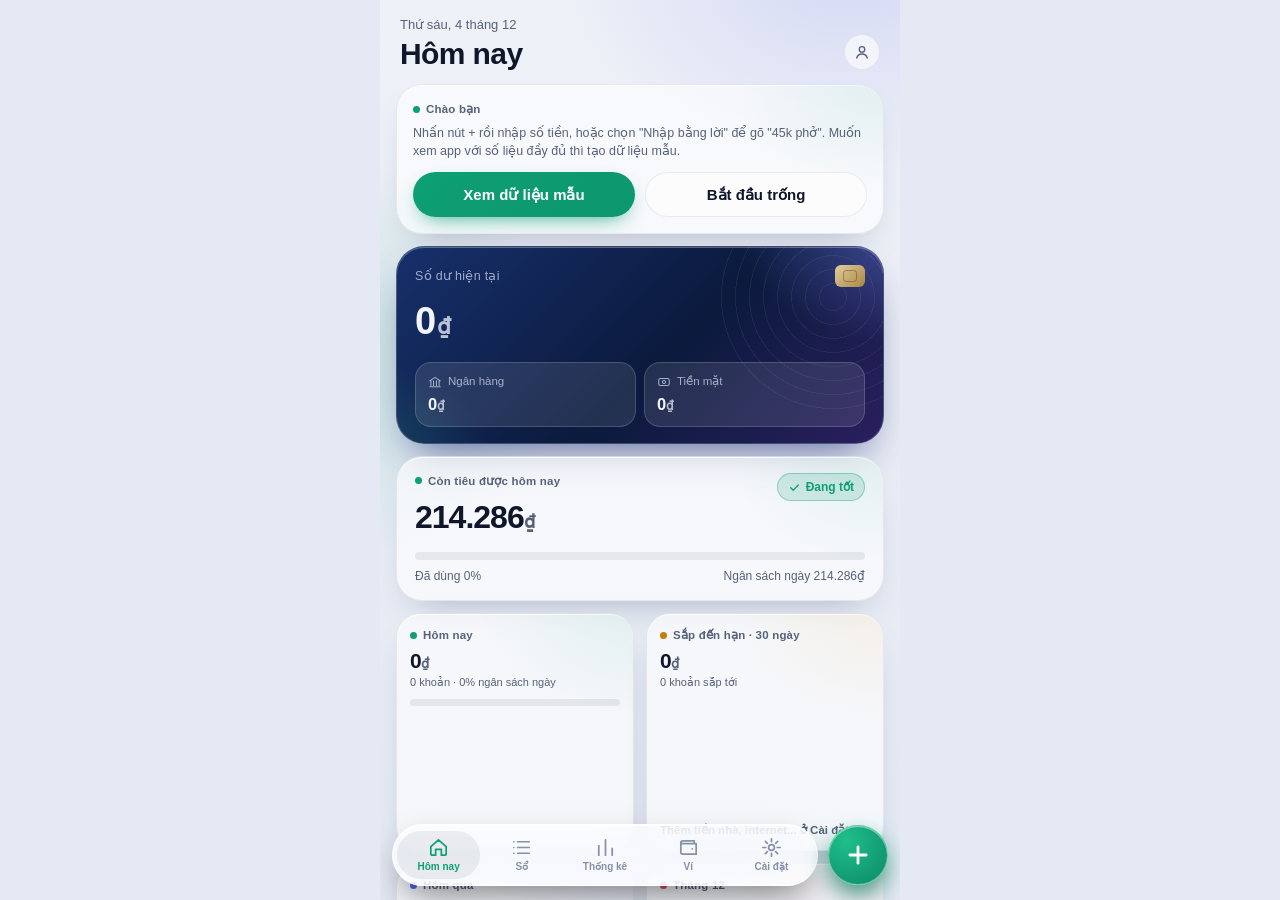
<file: index.html>
<!doctype html>
<html lang="vi">
<head>
<meta charset="utf-8">
<title>Sổ Chi</title>
<meta name="viewport" content="width=device-width,initial-scale=1,viewport-fit=cover">
<meta http-equiv="Content-Security-Policy" content="default-src 'self'; script-src 'self'; style-src 'self' 'unsafe-inline'; img-src 'self' data:; connect-src 'self' https://api.anthropic.com; manifest-src 'self'; worker-src 'self'">
<meta name="theme-color" content="#070b12">
<meta name="apple-mobile-web-app-capable" content="yes">
<meta name="mobile-web-app-capable" content="yes">
<meta name="apple-mobile-web-app-status-bar-style" content="black-translucent">
<meta name="apple-mobile-web-app-title" content="Sổ Chi">
<link rel="manifest" href="manifest.webmanifest">
<link rel="apple-touch-icon" href="icons/app2-180.png">
<link rel="icon" href="icons/icon.svg" type="image/svg+xml">
<link rel="stylesheet" href="css/app.css">
</head>
<body>
<div id="app">
  <div class="pill" id="pill" aria-hidden="true"></div>
  <main>
    <section class="view on" id="v-home" aria-label="Hôm nay"></section>
    <section class="view" id="v-log" aria-label="Sổ chi"></section>
    <section class="view" id="v-stats" aria-label="Thống kê"></section>
    <section class="view" id="v-wallet" aria-label="Ví"></section>
    <section class="view" id="v-settings" aria-label="Cài đặt"></section>
  </main>
  <nav class="dock" aria-label="Điều hướng">
    <div class="tabs" role="tablist">
      <button class="tab" role="tab" data-act="tab" data-tab="home" aria-selected="true"><svg viewBox="0 0 24 24"><path d="M4 11l8-7 8 7v8a1 1 0 0 1-1 1h-4v-6H9v6H5a1 1 0 0 1-1-1z"/></svg><span>Hôm nay</span></button>
      <button class="tab" role="tab" data-act="tab" data-tab="log" aria-selected="false"><svg viewBox="0 0 24 24"><path d="M8 6h12M8 12h12M8 18h12M4 6h.01M4 12h.01M4 18h.01"/></svg><span>Sổ</span></button>
      <button class="tab" role="tab" data-act="tab" data-tab="stats" aria-selected="false"><svg viewBox="0 0 24 24"><path d="M5 20V10M12 20V4M19 20v-7"/></svg><span>Thống kê</span></button>
      <button class="tab" role="tab" data-act="tab" data-tab="wallet" aria-selected="false"><svg viewBox="0 0 24 24"><path d="M4 7a2 2 0 0 1 2-2h12v3M4 7v10a2 2 0 0 0 2 2h14V8H6a2 2 0 0 1-2-2zM16 13.5h.01"/></svg><span>Ví</span></button>
      <button class="tab" role="tab" data-act="tab" data-tab="settings" aria-selected="false"><svg viewBox="0 0 24 24"><circle cx="12" cy="12" r="3"/><path d="M12 3v3M12 18v3M3 12h3M18 12h3M5.6 5.6l2.1 2.1M16.3 16.3l2.1 2.1M18.4 5.6l-2.1 2.1M7.7 16.3l-2.1 2.1"/></svg><span>Cài đặt</span></button>
    </div>
    <button class="plus" data-act="add" aria-label="Thêm khoản chi"><svg viewBox="0 0 24 24"><path d="M12 5v14M5 12h14"/></svg></button>
  </nav>
  <div class="scrim" id="scrim" data-act="close"></div>
  <div class="sheet" id="sheet" role="dialog" aria-modal="true"></div>
  <div class="sbcover" aria-hidden="true"></div>
  <div class="toast" id="toast" role="status"></div>
</div>
<input type="file" id="file" accept="application/json,.json" hidden>
<script type="module" src="js/app.js"></script>
</body>
</html>
</file>
<file: css/app.css>
/* Sổ Chi: kính nổi kiểu iOS 26, nền teal, sáng/tối, tôn trọng safe-area. */
:root{
  --bg:#eaeff0; --fg:#10191c; --muted:#5d6b70; --line:rgba(16,25,28,.10);
  --screen:#f3f6f6; --card:rgba(255,255,255,.74); --glass:rgba(255,255,255,.62); --glass-b:rgba(255,255,255,.85);
  --accent:#0d9488; --accent-fg:#fff; --accent-soft:rgba(13,148,136,.14);
  --ok:#16a34a; --warn:#d97706; --warn-soft:rgba(217,119,6,.16); --bad:#dc2626;
  --h0:rgba(16,25,28,.06); --h1:#bfe6e0; --h2:#7fcfc4; --h3:#2fb0a1; --h4:#0b6f66; --h-fg:#fff;
  --blob1:rgba(13,148,136,.26); --blob2:rgba(245,158,11,.16);
  --scrim:rgba(10,20,22,.38); --sheet:rgba(247,250,250,.84);
  --font:-apple-system,BlinkMacSystemFont,"SF Pro Text","Be Vietnam Pro","Segoe UI",Roboto,sans-serif;
  color-scheme:light;
}
@media (prefers-color-scheme:dark){:root:not([data-theme="light"]){
  --bg:#0a0f11; --fg:#e8f0f1; --muted:#8fa0a5; --line:rgba(232,240,241,.12);
  --screen:#0c1214; --card:rgba(34,44,48,.66); --glass:rgba(40,52,56,.55); --glass-b:rgba(255,255,255,.14);
  --accent:#2dd4bf; --accent-fg:#04201d; --accent-soft:rgba(45,212,191,.16);
  --ok:#4ade80; --warn:#fbbf24; --warn-soft:rgba(251,191,36,.16); --bad:#f87171;
  --h0:rgba(232,240,241,.08); --h1:#14423d; --h2:#1b6b62; --h3:#22998b; --h4:#5eead4; --h-fg:#04201d;
  --blob1:rgba(45,212,191,.20); --blob2:rgba(251,191,36,.10); --scrim:rgba(0,0,0,.6); --sheet:rgba(24,32,35,.84); color-scheme:dark}}
:root[data-theme="dark"]{
  --bg:#0a0f11; --fg:#e8f0f1; --muted:#8fa0a5; --line:rgba(232,240,241,.12);
  --screen:#0c1214; --card:rgba(34,44,48,.66); --glass:rgba(40,52,56,.55); --glass-b:rgba(255,255,255,.14);
  --accent:#2dd4bf; --accent-fg:#04201d; --accent-soft:rgba(45,212,191,.16);
  --ok:#4ade80; --warn:#fbbf24; --warn-soft:rgba(251,191,36,.16); --bad:#f87171;
  --h0:rgba(232,240,241,.08); --h1:#14423d; --h2:#1b6b62; --h3:#22998b; --h4:#5eead4; --h-fg:#04201d;
  --blob1:rgba(45,212,191,.20); --blob2:rgba(251,191,36,.10); --scrim:rgba(0,0,0,.6); --sheet:rgba(24,32,35,.84); color-scheme:dark}

*{box-sizing:border-box;-webkit-tap-highlight-color:transparent}
html,body{height:100%;margin:0}
body{background:var(--bg);color:var(--fg);font:16px/1.4 var(--font);font-variant-numeric:tabular-nums;overscroll-behavior:none;-webkit-text-size-adjust:100%}
button,input,select,textarea{font:inherit;color:inherit}
button{cursor:pointer}
:focus-visible{outline:2px solid var(--accent);outline-offset:2px}

#app{position:relative;height:100%;max-width:520px;margin:0 auto;overflow:hidden;background:var(--screen);
  background-image:radial-gradient(circle at 10% -6%,var(--blob1),transparent 46%),radial-gradient(circle at 105% 38%,var(--blob2),transparent 42%)}
.view{position:absolute;inset:0;overflow-y:auto;overflow-x:hidden;-webkit-overflow-scrolling:touch;
  padding:calc(14px + env(safe-area-inset-top,0px)) max(16px,env(safe-area-inset-right,0px)) calc(124px + env(safe-area-inset-bottom,0px)) max(16px,env(safe-area-inset-left,0px));
  display:none;flex-direction:column;gap:12px}
.view.on{display:flex;animation:fade .25s ease}
@keyframes fade{from{opacity:0;transform:translateY(6px)}to{opacity:1;transform:none}}
.view>*{flex:none}
.eyebrow{font-size:13px;color:var(--muted);margin-top:34px}
h1{font-size:30px;font-weight:700;letter-spacing:-.02em;line-height:1.15;margin:0}
h2{font-size:17px;margin:0}
.card{background:var(--card);border:1px solid var(--glass-b);border-radius:22px;padding:14px 16px;backdrop-filter:blur(18px);-webkit-backdrop-filter:blur(18px)}
.lbl{font-size:12px;color:var(--muted);font-weight:500}
.sm{font-size:12.5px;color:var(--muted)}
.big{font-size:56px;font-weight:700;letter-spacing:-.04em;line-height:1.05}
.big small{font-size:24px;font-weight:600;margin-left:3px;letter-spacing:0}
.bad{color:var(--bad)}.ok{color:var(--ok)}
.bar{height:9px;border-radius:99px;background:var(--h0);position:relative;margin:10px 0 7px}
.bar i{display:block;height:100%;border-radius:99px;background:var(--accent);max-width:100%}
.bar i.over{background:var(--bad)}
.bar u{position:absolute;top:-4px;bottom:-4px;width:2px;background:var(--fg);opacity:.55;border-radius:2px}
.row2{display:grid;grid-template-columns:1fr 1fr;gap:10px}
.rowf{display:flex;justify-content:space-between;align-items:baseline;gap:8px}
.chip{display:inline-block;font-size:11.5px;padding:2px 9px;border-radius:99px;background:var(--accent-soft);color:var(--accent);font-weight:600;white-space:nowrap}
.chip.warn{background:var(--warn-soft);color:var(--warn)}
.chip.bad{background:rgba(220,38,38,.14);color:var(--bad)}
.btn{display:block;width:100%;text-align:center;border:0;border-radius:99px;padding:12px 16px;font-weight:600;font-size:15px;background:var(--accent);color:var(--accent-fg)}
.btn.ghost{background:var(--h0);color:var(--fg)}
.btn.danger{background:rgba(220,38,38,.14);color:var(--bad)}
.btn.sm2{padding:8px 14px;font-size:13.5px;width:auto;display:inline-block}
.btn:active{transform:scale(.98)}
.link{border:0;background:none;color:var(--accent);font-weight:600;padding:4px 2px;font-size:14px}
.wal{width:100%;text-align:left;border:1px solid var(--glass-b);background:var(--card);border-radius:20px;padding:12px 14px;backdrop-filter:blur(18px);-webkit-backdrop-filter:blur(18px)}
.wal b{display:block;font-size:18px;letter-spacing:-.01em}
.li{display:flex;gap:10px;align-items:center;padding:10px 0;width:100%;border:0;background:none;text-align:left}
.li+.li{border-top:1px solid var(--line)}
.li .n{flex:1;min-width:0}
.li .n b{display:block;font-weight:500;white-space:nowrap;overflow:hidden;text-overflow:ellipsis}
.li .n span{font-size:12px;color:var(--muted)}
.li .a{font-weight:600;white-space:nowrap}
.li .a.in{color:var(--ok)}
.empty{text-align:center;color:var(--muted);padding:18px 8px;font-size:14px}
.sec{display:flex;justify-content:space-between;align-items:center;margin:6px 4px -2px}
.sec h2{font-size:15px;color:var(--muted);font-weight:600}

/* dock kính */
.dock{position:absolute;left:max(12px,env(safe-area-inset-left,0px));right:max(12px,env(safe-area-inset-right,0px));bottom:calc(14px + env(safe-area-inset-bottom,0px));display:flex;gap:10px;align-items:center;z-index:20}
.tabs{flex:1;display:flex;justify-content:space-around;background:var(--glass);border:1px solid var(--glass-b);border-radius:99px;padding:6px 4px;backdrop-filter:blur(24px) saturate(1.6);-webkit-backdrop-filter:blur(24px) saturate(1.6);box-shadow:0 10px 30px -10px rgba(0,0,0,.35)}
.tab{display:flex;flex-direction:column;align-items:center;gap:1px;font-size:10px;color:var(--muted);padding:5px 7px;min-width:0;border-radius:99px;border:0;background:none;font-weight:500}
.tab svg{width:23px;height:23px;stroke:currentColor;fill:none;stroke-width:1.8;stroke-linecap:round;stroke-linejoin:round}
.tab[aria-selected="true"]{color:var(--accent);background:var(--accent-soft)}
.plus{width:58px;height:58px;border-radius:50%;border:0;background:var(--accent);color:var(--accent-fg);display:grid;place-items:center;box-shadow:0 10px 26px -6px var(--accent);flex:none}
.plus svg{width:26px;height:26px;stroke:currentColor;stroke-width:2.4;stroke-linecap:round;fill:none}
.plus:active,.tab:active{transform:scale(.94)}
.pill{position:absolute;left:50%;top:calc(8px + env(safe-area-inset-top,0px));transform:translate(-50%,-80px);z-index:21;background:var(--glass);border:1px solid var(--glass-b);border-radius:99px;padding:7px 18px;font-size:14px;font-weight:600;backdrop-filter:blur(22px) saturate(1.6);-webkit-backdrop-filter:blur(22px) saturate(1.6);transition:transform .35s cubic-bezier(.2,.9,.3,1);white-space:nowrap;box-shadow:0 8px 24px -10px rgba(0,0,0,.35)}
.pill.on{transform:translate(-50%,0)}

/* hero hôm nay */
.hero{background:linear-gradient(150deg,#14b8a6,#0f766e);color:#fff;border-radius:32px;padding:16px 18px 18px;box-shadow:0 18px 40px -18px rgba(13,148,136,.7)}
.hero.over{background:linear-gradient(150deg,#f97316,#b91c1c);box-shadow:0 18px 40px -18px rgba(220,38,38,.6)}
.hl{font-size:12px;opacity:.85}
.hchip{font-size:12px;font-weight:600;padding:3px 11px;border-radius:99px;background:rgba(255,255,255,.2)}
.ringw{position:relative;width:min(178px,54%);margin:4px auto 2px;aspect-ratio:1}
.ring{width:100%;height:100%;display:block}
.ringc{position:absolute;inset:0;display:flex;flex-direction:column;align-items:center;justify-content:center;text-align:center}
.hbig{font-size:36px;font-weight:700;letter-spacing:-.04em;line-height:1.05}
.hbig small{font-size:16px;font-weight:600;margin-left:2px;letter-spacing:0}
.hstats{display:grid;grid-template-columns:repeat(3,1fr);gap:8px;margin-top:8px}
.hstats div{background:rgba(255,255,255,.16);border-radius:16px;padding:8px 6px;text-align:center}
.hstats span{display:block;font-size:10.5px;opacity:.85}
.hstats b{font-size:15px}
.tri{display:grid;grid-template-columns:repeat(3,1fr);gap:8px;margin-top:10px;text-align:center}
.tri span{display:block;font-size:11px;color:var(--muted)}
.tri b{font-size:15px}
.ci{width:38px;height:38px;border-radius:13px;display:grid;place-items:center;font-style:normal;font-weight:700;font-size:15px;color:#fff;flex:none}
.wal{display:flex;gap:10px;align-items:center}
.wal>span{min-width:0}
.gh{display:flex;justify-content:space-between;font-size:12.5px;color:var(--muted);padding:6px 0 2px;font-weight:600}
.chips{display:flex;gap:6px;flex-wrap:wrap;margin-top:10px}
.cc{display:inline-flex;gap:5px;align-items:center;font-size:12px;padding:3px 10px;border-radius:99px;background:var(--h0)}
.cc i,.fchips i{width:8px;height:8px;border-radius:50%;display:inline-block}
.fchips{display:flex;gap:6px;overflow-x:auto;padding-bottom:2px;scrollbar-width:none}
.fchips::-webkit-scrollbar{display:none}
.fchips button{flex:none;display:inline-flex;gap:6px;align-items:center;border:1px solid var(--line);background:var(--card);border-radius:99px;padding:6px 12px;font-size:13px}
.fchips button.on{background:var(--accent);color:var(--accent-fg);border-color:transparent}

/* hero gọn */
.hero2{flex-wrap:wrap;display:flex;gap:14px;align-items:center;background:linear-gradient(150deg,#14b8a6,#0f766e);color:#fff;border-radius:28px;padding:14px 16px 16px;box-shadow:0 14px 34px -16px rgba(13,148,136,.7)}
.hero2.over{background:linear-gradient(150deg,#f97316,#b91c1c);box-shadow:0 14px 34px -16px rgba(220,38,38,.6)}
.ringw2{position:relative;width:92px;flex:none;aspect-ratio:1}
.hpct{font-size:20px;font-weight:700;line-height:1.1}
.h2r{flex:1 1 0;min-width:0}
.hero2{margin-top:6px}
.banner{display:flex;justify-content:space-between;align-items:center;gap:10px;width:100%;text-align:left;border:1px solid var(--warn);background:var(--warn-soft);border-radius:18px;padding:10px 14px;font-size:14px}
.sec h2{font-size:15px}

/* bốn khối vuông */
.tiles{display:grid;grid-template-columns:1fr 1fr;gap:10px}
.tile{aspect-ratio:1;border-radius:26px;padding:14px;text-align:left;display:flex;flex-direction:column;gap:0;border:1px solid var(--glass-b);background:var(--card);overflow:hidden;min-width:0;backdrop-filter:blur(18px);-webkit-backdrop-filter:blur(18px);box-shadow:0 10px 26px -20px rgba(0,0,0,.35)}
.tile.today{border-color:var(--accent);box-shadow:0 0 0 1px var(--accent) inset,0 10px 26px -20px rgba(0,0,0,.35)}
.tile:active{transform:scale(.98)}
.th span{white-space:nowrap}
.tv small{font-size:12px;font-weight:500;color:var(--muted);letter-spacing:0}
.th{display:flex;align-items:center;gap:7px;font-size:12.5px;color:var(--fg);font-weight:600;min-width:0}
.th em{font-style:normal;font-weight:500;color:var(--muted);font-size:11.5px;margin-left:auto;white-space:nowrap}
.thi{width:24px;height:24px;border-radius:9px;background:var(--accent-soft);color:var(--accent);display:grid;place-items:center;flex:none}
.thi svg{width:14px;height:14px;stroke:currentColor;fill:none;stroke-width:2;stroke-linecap:round;stroke-linejoin:round}
.tv{font-size:24px;font-weight:700;letter-spacing:-.03em;line-height:1.15;margin-top:10px;white-space:nowrap}
.tc{font-size:11.5px;color:var(--muted);margin:2px 0 8px}
.tbar{height:5px;border-radius:9px;background:var(--h0);margin:8px 0 9px;position:relative;flex:none}
.tbar i{display:block;height:100%;border-radius:9px;background:var(--accent);max-width:100%}
.tbar i.over{background:var(--bad)}
.tbar u{position:absolute;top:-3px;bottom:-3px;width:2px;background:var(--fg);opacity:.5;border-radius:2px}
.tl{display:flex;flex-direction:column;gap:3px;min-height:0;border-top:1px solid var(--line);padding-top:7px}
.ti{display:flex;justify-content:space-between;gap:8px;font-size:12.5px;line-height:1.3}
.ti span{overflow:hidden;text-overflow:ellipsis;white-space:nowrap;min-width:0}
.ti u{text-decoration:none;color:var(--muted);margin-right:3px}
.ti b{font-weight:600;white-space:nowrap}
.ti.more,.ti.more b{color:var(--muted);font-weight:400}
.ti.bad b{color:var(--bad)}

/* lịch nhiệt */
.cal{display:grid;grid-template-columns:repeat(7,1fr);gap:4px}
.cal .dh{font-size:10.5px;color:var(--muted);text-align:center}
.cal button,.cal div.c{aspect-ratio:1/1.1;border-radius:10px;border:0;display:flex;flex-direction:column;align-items:center;justify-content:center;font-size:12px;line-height:1.1;padding:0;background:var(--h0)}
.cal button em{font-style:normal;font-size:9px;opacity:.85;margin-top:1px}
.l1{background:var(--h1)!important}.l2{background:var(--h2)!important}.l3{background:var(--h3)!important;color:var(--h-fg)}.l4{background:var(--h4)!important;color:var(--h-fg)}
.cal .fut{background:none!important;border:1px dashed var(--line);color:var(--muted)}
.cal .tdy{outline:2px solid var(--fg);outline-offset:1px}
.legend{display:flex;gap:4px;align-items:center;font-size:10.5px;color:var(--muted);justify-content:flex-end;margin-top:8px}
.legend i{width:13px;height:13px;border-radius:4px;display:inline-block}
.mnav{display:flex;align-items:center;justify-content:space-between}
.mnav button{border:0;background:var(--h0);width:38px;height:38px;border-radius:50%;font-size:18px}
svg text{fill:var(--muted);font-size:9px;font-family:inherit}
.cbar{margin:8px 0 3px}
.cbar .t{display:flex;justify-content:space-between;font-size:13px}
.cbar .b{height:8px;border-radius:99px;background:var(--h0);margin-top:4px}
.cbar .b i{display:block;height:100%;border-radius:99px}

/* form */
.field{display:flex;flex-direction:column;gap:5px;margin-bottom:12px}
.field label{font-size:12px;color:var(--muted);font-weight:500}
.inp{width:100%;border:1px solid var(--line);background:var(--card);border-radius:14px;padding:11px 13px;font-size:16px;min-height:44px}
textarea.inp{min-height:84px;resize:none}
select.inp{appearance:none;-webkit-appearance:none}
.seg{display:flex;background:var(--h0);border-radius:12px;padding:3px}
.seg button{flex:1;border:0;background:none;padding:7px 0;border-radius:9px;font-size:13.5px;color:var(--muted);font-weight:500}
.seg button.on{background:var(--card);color:var(--fg);font-weight:600;box-shadow:0 1px 3px rgba(0,0,0,.12)}
.cols{display:grid;grid-template-columns:1fr 1fr;gap:10px}
.swatch{width:30px;height:30px;border-radius:50%;border:2px solid var(--glass-b);padding:0;flex:none;-webkit-appearance:none;appearance:none;background:none;overflow:hidden}
.swatch::-webkit-color-swatch-wrapper{padding:0}.swatch::-webkit-color-swatch{border:0;border-radius:50%}
.catrow{display:flex;gap:8px;align-items:center;margin-bottom:8px}
.catrow .inp{min-height:40px;padding:8px 12px}
.x{border:0;background:var(--h0);width:32px;height:32px;border-radius:50%;color:var(--muted);flex:none}

/* sheet */
.scrim{position:absolute;inset:0;background:var(--scrim);z-index:30;opacity:0;pointer-events:none;transition:opacity .25s}
.scrim.on{opacity:1;pointer-events:auto}
.sheet{position:absolute;left:8px;right:8px;bottom:calc(8px + env(safe-area-inset-bottom,0px) + var(--kb,0px));z-index:31;max-height:calc(100% - 60px - env(safe-area-inset-top,0px));overflow-y:auto;
  background:var(--sheet);border:1px solid var(--glass-b);border-radius:32px;padding:16px 16px 16px;backdrop-filter:blur(28px) saturate(1.7);-webkit-backdrop-filter:blur(28px) saturate(1.7);
  box-shadow:0 -12px 50px -14px rgba(0,0,0,.45);transform:translateY(110%);transition:transform .35s cubic-bezier(.2,.9,.3,1);visibility:hidden}
.sheet.on{transform:none;visibility:visible}
.grab{width:38px;height:5px;border-radius:9px;background:var(--line);margin:-4px auto 12px}
.sheet h2{font-size:19px;margin-bottom:10px}
.ex{background:var(--card);border:1px solid var(--glass-b);border-radius:20px;padding:12px;margin-bottom:10px}
.ex.warn{border-color:var(--warn);background:var(--warn-soft)}
.ex .hd{display:flex;justify-content:space-between;align-items:center;margin-bottom:8px}
.ex .amt{font-size:20px;font-weight:700;min-height:44px}
.hint{font-size:12px;color:var(--warn);margin-top:4px}
.toast{position:absolute;left:50%;bottom:calc(92px + env(safe-area-inset-bottom,0px));transform:translate(-50%,30px);opacity:0;z-index:40;background:var(--fg);color:var(--screen);border-radius:99px;padding:10px 16px;font-size:14px;display:flex;gap:12px;align-items:center;white-space:nowrap;max-width:calc(100% - 24px);transition:.3s;pointer-events:none}
.toast.on{transform:translate(-50%,0);opacity:1;pointer-events:auto}
.toast button{border:0;background:none;color:inherit;font-weight:700;padding:0;text-decoration:underline}
.spin{display:inline-block;width:14px;height:14px;border:2px solid var(--line);border-top-color:var(--accent);border-radius:50%;animation:sp .7s linear infinite;vertical-align:-2px;margin-right:6px}
@keyframes sp{to{transform:rotate(360deg)}}
.noscroll{overflow:hidden}
@media (prefers-reduced-motion:reduce){*{animation:none!important;transition:none!important}}


/* ===== Giao diện bản gốc (iOS: nền xám, thẻ trắng, danh sách nhóm, biểu tượng màu) ===== */
:root{
  --bg:#F2F2F7; --screen:#F2F2F7; --card:#FFFFFF; --fg:#111114; --muted:#6E6E76; --line:#E3E3E8;
  --accent:#0B7A5F; --accent-fg:#fff; --accent-soft:#DDF1EA; --warn:#C2410C; --warn-soft:rgba(194,65,12,.12); --bad:#D92D20;
  --h0:rgba(0,0,0,.05); --blob1:transparent; --blob2:transparent; --scrim:rgba(0,0,0,.32); --sheet:rgba(242,242,247,.86);
  --glass:rgba(255,255,255,.62); --glass-b:rgba(255,255,255,.7); --glass-hi:rgba(255,255,255,.9); --glass-shadow:rgba(20,30,40,.14); --glass-pill:rgba(11,122,95,.12);
  --c1:#E8590C; --c2:#1C7ED6; --c3:#7048E8; --c4:#D6336C; --c5:#2B8A3E; --c6:#868E96;
}
@media (prefers-color-scheme:dark){:root:not([data-theme="light"]){
  --bg:#000000; --screen:#000000; --card:#1C1C1E; --fg:#F2F2F7; --muted:#98989F; --line:#2C2C2E;
  --accent:#34C79A; --accent-fg:#04201d; --accent-soft:#11352B; --warn:#FF8A50; --warn-soft:rgba(255,138,80,.16); --bad:#FF6B5E;
  --h0:rgba(255,255,255,.08); --scrim:rgba(0,0,0,.6); --sheet:rgba(28,28,30,.82);
  --glass:rgba(40,40,44,.55); --glass-b:rgba(255,255,255,.14); --glass-hi:rgba(255,255,255,.18); --glass-shadow:rgba(0,0,0,.5); --glass-pill:rgba(52,199,154,.16)}}
:root[data-theme="dark"]{
  --bg:#000000; --screen:#000000; --card:#1C1C1E; --fg:#F2F2F7; --muted:#98989F; --line:#2C2C2E;
  --accent:#34C79A; --accent-fg:#04201d; --accent-soft:#11352B; --warn:#FF8A50; --warn-soft:rgba(255,138,80,.16); --bad:#FF6B5E;
  --h0:rgba(255,255,255,.08); --scrim:rgba(0,0,0,.6); --sheet:rgba(28,28,30,.82);
  --glass:rgba(40,40,44,.55); --glass-b:rgba(255,255,255,.14); --glass-hi:rgba(255,255,255,.18); --glass-shadow:rgba(0,0,0,.5); --glass-pill:rgba(52,199,154,.16)}

#app{background:var(--screen);background-image:none}
.view{gap:0}
.view>*+*{margin-top:12px}
.view>.top{margin-top:0}
.view>.sec{margin-top:22px}
.view>.sec+.group{margin-top:0}
.top{display:flex;justify-content:space-between;align-items:center;padding-top:8px;color:var(--muted);font-size:15px}
h1{font-size:34px;font-weight:700;letter-spacing:-.02em;margin:4px 0 4px}
.card{background:var(--card);border:0;border-radius:18px;padding:16px 18px;backdrop-filter:none;-webkit-backdrop-filter:none;box-shadow:none}
.hero{background:var(--card);border-radius:18px;padding:18px}
.hero .big{font-size:36px;font-weight:700;letter-spacing:-.02em;line-height:1.1;margin:2px 0 4px}
.big small{font-size:.55em;color:var(--muted);font-weight:500;margin-left:1px;letter-spacing:0}
.big.bad{color:var(--bad)}
.hero .bar{height:8px;border-radius:4px;background:var(--line);overflow:hidden;display:flex;margin:12px 0 8px}
.bar span{height:100%;display:block}
.legend{display:flex;flex-wrap:wrap;gap:6px 16px;font-size:13px;color:var(--muted)}
.legend i{display:inline-block;width:8px;height:8px;border-radius:50%;margin-right:5px}
.legend b{color:var(--fg);font-weight:600}
.sub{display:flex;justify-content:space-between;gap:8px;font-size:13px;color:var(--muted)}
.sub b{color:var(--fg);font-weight:600}
.sec{font-size:13px;color:var(--muted);text-transform:uppercase;letter-spacing:.04em;margin:22px 4px 6px;display:flex;justify-content:space-between;align-items:center}
.sec .link{text-transform:none;letter-spacing:0;font-size:14px}
.group{background:var(--card);border-radius:14px;overflow:hidden}
.group .empty{padding:18px 14px}
.li{display:flex;align-items:center;gap:12px;padding:11px 14px;position:relative;border:0;background:none;color:inherit;font:inherit;text-align:left;width:100%}
.li+.li{border-top:0}
.li+.li::before{content:"";position:absolute;top:0;left:60px;right:0;height:.5px;background:var(--line)}
.ic{width:34px;height:34px;border-radius:10px;display:grid;place-items:center;color:#fff;flex:none}
.ic svg{width:19px;height:19px}
.li .n b{font-size:16px;font-weight:400}
.li .a{font-weight:500}
.chip.bad{background:rgba(217,45,32,.12);color:var(--bad)}
.banner{background:var(--warn-soft);border:0}
.btn.ghost{background:var(--card);color:var(--accent)}

.tabs{background:var(--glass);border:.5px solid var(--glass-b);box-shadow:inset 0 1px 0 var(--glass-hi),0 8px 28px var(--glass-shadow);backdrop-filter:blur(22px) saturate(180%);-webkit-backdrop-filter:blur(22px) saturate(180%)}
.tab[aria-selected="true"]{color:var(--accent);background:var(--glass-pill)}
.plus{width:60px;height:60px;background:var(--glass);color:var(--accent);border:.5px solid var(--glass-b);box-shadow:inset 0 1px 0 var(--glass-hi),0 8px 28px var(--glass-shadow);backdrop-filter:blur(22px) saturate(180%);-webkit-backdrop-filter:blur(22px) saturate(180%)}
.plus svg{width:28px;height:28px}
.pill{box-shadow:inset 0 1px 0 var(--glass-hi),0 8px 28px var(--glass-shadow)}
.sheet{background:var(--sheet);border:.5px solid var(--glass-b);box-shadow:inset 0 1px 0 var(--glass-hi),0 -4px 40px var(--glass-shadow);border-radius:34px;backdrop-filter:blur(30px) saturate(180%);-webkit-backdrop-filter:blur(30px) saturate(180%)}
.inp{background:var(--card);border:0;border-radius:12px}
.toast{bottom:auto;top:calc(64px + env(safe-area-inset-top,0px));transform:translate(-50%,-90px);background:var(--fg);color:var(--screen)}
.toast.on{transform:translate(-50%,0)}
.ex{background:var(--card);border:0}
.ex.warn{border:1.5px solid var(--warn);background:var(--warn-soft)}

/* bàn phím số */
.sh{display:flex;justify-content:space-between;align-items:center}
.lnk{border:0;background:none;color:var(--accent);font:inherit;font-size:17px;padding:8px 2px}
.lnk.b{font-weight:600}
.display{text-align:center;font-size:44px;font-weight:700;letter-spacing:-.02em;margin:8px 0 2px}
.display small{font-size:22px;color:var(--muted);font-weight:500}
.err{color:var(--warn);font-size:13px;text-align:center;min-height:18px}
.cats{display:flex;gap:8px;overflow-x:auto;padding:8px 0 10px;scrollbar-width:none}
.cats::-webkit-scrollbar{display:none}
.cat{flex:none;display:flex;align-items:center;gap:6px;border:1.5px solid transparent;background:var(--card);color:var(--fg);border-radius:99px;padding:6px 12px 6px 6px;font:inherit;font-size:14px}
.cat .ic{width:26px;height:26px;border-radius:50%}
.cat .ic svg{width:15px;height:15px}
.cat[aria-pressed="true"]{border-color:var(--accent)}
.segs{display:grid;grid-template-columns:1fr 1fr;gap:8px;margin-bottom:10px}
.note{width:100%;border:0;border-radius:12px;background:var(--card);color:var(--fg);font:inherit;padding:11px 14px;margin-bottom:10px}
.note:focus{outline:2px solid var(--accent)}
.pad{display:grid;grid-template-columns:repeat(3,1fr);gap:7px}
.k{height:50px;border:0;border-radius:99px;background:var(--glass-pill);color:var(--fg);font:inherit;font-size:24px}
.k:active{background:var(--line)}
.k.fn{font-size:18px;color:var(--muted);background:transparent}
.hero{color:var(--fg);box-shadow:none;border-radius:18px;padding:18px}
.hero.over{background:var(--card);box-shadow:none}

.two-col{display:grid;grid-template-columns:1fr 1fr;gap:0;margin-bottom:12px}
.two-col>div:first-child{padding-right:14px}
.two-col>div+div{padding-left:16px;border-left:.5px solid var(--line)}
.two-col .big{font-size:25px;margin:3px 0 4px;white-space:nowrap}
.two-col .big small{font-size:.6em}

/* ô nhập: nền nhạt hơn thẻ để nhìn ra khung (trước đó trùng màu thẻ nên hoà vào nền) */
.inp{background:var(--h0);border:0;border-radius:12px;padding:12px 14px;min-height:46px}
.inp::placeholder{color:var(--muted);opacity:.8}
.inp:focus{outline:2px solid var(--accent);outline-offset:0}
.field label{font-size:12.5px;font-weight:500;color:var(--muted);padding-left:2px}
.card>h2{font-size:17px;font-weight:700;margin-bottom:2px}
.catrow .inp{min-height:42px;padding:9px 12px}
.view>.card+.card{margin-top:12px}


/* ===== Nâng cấp chung ===== */
.card,.hero,.group{box-shadow:0 1px 1px rgba(0,0,0,.03),0 10px 28px -20px rgba(0,0,0,.22)}
@media (prefers-color-scheme:dark){:root:not([data-theme="light"]) .card,:root:not([data-theme="light"]) .hero,:root:not([data-theme="light"]) .group{box-shadow:inset 0 0 0 .5px rgba(255,255,255,.05)}}
:root[data-theme="dark"] .card,:root[data-theme="dark"] .hero,:root[data-theme="dark"] .group{box-shadow:inset 0 0 0 .5px rgba(255,255,255,.05)}
.li:active,.srow.act:active{background:var(--h0)}
.btn{transition:transform .15s,opacity .15s}
.view h1{margin-bottom:6px}
.foot{font-size:12.5px;color:var(--muted);padding:6px 16px 0;line-height:1.4}
.srow{display:flex;align-items:center;gap:12px;padding:0 16px;min-height:48px;position:relative;width:100%;border:0;background:none;font:inherit;color:var(--fg);text-align:left}
.srow+.srow::before,.group>.li+.srow::before,.group>.srow+.li::before{content:"";position:absolute;top:0;left:16px;right:0;height:.5px;background:var(--line)}
.srow>span:first-child{flex:none}
.srow input:not([type=checkbox]):not([type=color]),.srow select{flex:1;min-width:0;border:0;background:transparent;text-align:right;text-align-last:right;color:var(--fg);font:inherit;padding:12px 0;outline:none;-webkit-appearance:none;appearance:none}
.srow input::placeholder{color:var(--muted)}
.srow input.grow{text-align:left}
/* Ô bí mật: ô chữ thường che bằng chấm, để iOS không coi là mật khẩu và không bật "Use Strong Password". */
.srow input.secret:not(:placeholder-shown){-webkit-text-security:disc}
/* Ẩn khỏi mắt nhưng vẫn là ô thật (không dùng display:none) để iOS đọc được tên tài khoản. */
.vh{position:absolute;width:1px;height:1px;padding:0;margin:-1px;overflow:hidden;clip:rect(0 0 0 0);border:0;opacity:0}
.srow input[type=checkbox]{accent-color:var(--accent);width:22px;height:22px;margin-left:auto}
.srow .swatch{width:28px;height:28px}
.srow.act{justify-content:space-between;color:var(--accent);font-weight:500}
.srow.act.bad{color:var(--bad)}
.chev{color:var(--muted);font-weight:400;font-size:20px;line-height:1}
.srow .x{margin-left:auto}
.group>.sec{margin:0}
.seg{margin-bottom:0}
.mnav b{letter-spacing:-.01em}
.mnav button{background:var(--card);box-shadow:0 1px 1px rgba(0,0,0,.05)}
/* ===== Bản C: khối màu đặc, chữ số lớn, kiểu tạp chí tài chính ===== */
:root{
  --bg:#E9E3D6; --screen:#E9E3D6; --card:#F6F0E2; --fg:#1D1B18; --muted:#7A7366; --line:rgba(40,30,20,.14);
  --accent:#2C3A28; --accent-fg:#F3ECDD; --accent-soft:rgba(44,58,40,.12); --warn:#B4531F; --bad:#B4421F; --warn-soft:rgba(180,83,31,.14);
  --h0:rgba(40,30,20,.07); --sheet:rgba(246,240,226,.92); --scrim:rgba(30,25,15,.4);
  --glass:rgba(246,240,226,.88); --glass-b:rgba(40,30,20,.08); --glass-hi:rgba(255,255,255,.6); --glass-shadow:rgba(40,30,20,.16); --glass-pill:rgba(44,58,40,.14);
  --c1:#C4572F; --c2:#1F3350; --c3:#7B5E8C; --c4:#C2557A; --c5:#5E7A3E; --c6:#8A8372;
  --moss:#2C3A28; --rust:#C4572F; --ink:#1F3350; --blush:#ECC4BC; --sand:#D8CDB4; --cream:#F3ECDD;
}
@media (prefers-color-scheme:dark){:root:not([data-theme="light"]){
  --bg:#12110D; --screen:#12110D; --card:#1E1C16; --fg:#F1EADA; --muted:#A39B88; --line:rgba(241,234,218,.14);
  --accent:#E9E0CC; --accent-fg:#1D1B18; --accent-soft:rgba(233,224,204,.14); --warn:#E08A52; --bad:#E8745A; --warn-soft:rgba(224,138,82,.16);
  --h0:rgba(241,234,218,.08); --sheet:rgba(30,28,22,.94); --scrim:rgba(0,0,0,.6);
  --glass:rgba(30,28,22,.88); --glass-b:rgba(241,234,218,.1); --glass-hi:rgba(255,255,255,.08); --glass-shadow:rgba(0,0,0,.5); --glass-pill:rgba(233,224,204,.16);
  --c1:#E0713F; --c2:#6F95D6; --c3:#A98BC0; --c4:#E07C9E; --c5:#8CAE62; --c6:#A39B88}}

h1{font-size:32px;font-weight:800;letter-spacing:-.035em}
.top{text-transform:uppercase;letter-spacing:.1em;font-size:12px;font-weight:600}
.chip{background:var(--moss);color:var(--cream);font-weight:700;letter-spacing:.02em}
.chip.bad{background:var(--rust);color:#fff}
.sec{font-weight:700;letter-spacing:.1em;font-size:12px}
.big{font-weight:800;letter-spacing:-.045em}
.lbl{letter-spacing:.06em;text-transform:uppercase;font-size:11px;font-weight:600}
.card,.hero,.group{border-radius:22px;box-shadow:none}
.group{background:var(--card)}
.li+.li::before,.srow+.srow::before{background:var(--line)}
.li .n b{font-weight:600}
.btn{background:var(--moss);color:var(--cream);font-weight:700}
.btn.ghost{background:var(--card);color:var(--fg);box-shadow:inset 0 0 0 1.5px var(--line)}
.link,.lnk,.chev{color:var(--rust)}
.srow.act{color:var(--fg)}
.srow.act.bad{color:var(--bad)}
.legend,.sub{letter-spacing:.01em}

/* khối số dư: mảng xanh rêu đậm */
.hero.moss,.hero.moss{background:var(--moss);color:var(--cream)}
.hero.moss .lbl,.hero.moss .lbl,.hero.moss .big small,.hero.moss .big small{color:rgba(243,236,221,.7)}
.hero.moss .big,.hero.moss .big{color:var(--cream);font-size:34px}
.hero.moss .two-col .big,.hero.moss .two-col .big{font-size:26px}
.hero.moss .bar,.hero.moss .bar{background:rgba(243,236,221,.2)}
.hero.moss .two-col>div+div,.hero.moss .two-col>div+div{border-left-color:rgba(243,236,221,.25)}
.hero.moss .legend,.hero.moss .legend b{color:var(--cream)}
.hero.moss .bar span:first-child{background:var(--cream)!important}
@media (prefers-color-scheme:dark){:root:not([data-theme="light"]) .hero.moss,:root:not([data-theme="light"]) .hero.moss{background:#E9E0CC;color:#1D1B18}
:root:not([data-theme="light"]) .hero.moss .big,:root:not([data-theme="light"]) .hero.moss .big,:root:not([data-theme="light"]) .hero.moss .legend,:root:not([data-theme="light"]) .hero.moss .legend b{color:#1D1B18}
:root:not([data-theme="light"]) .hero.moss .lbl,:root:not([data-theme="light"]) .hero.moss .lbl,:root:not([data-theme="light"]) .hero.moss .big small,:root:not([data-theme="light"]) .hero.moss .big small{color:rgba(29,27,24,.65)}
:root:not([data-theme="light"]) .hero.moss .bar,:root:not([data-theme="light"]) .hero.moss .bar{background:rgba(29,27,24,.15)}
:root:not([data-theme="light"]) .hero.moss .two-col>div+div,:root:not([data-theme="light"]) .hero.moss .two-col>div+div{border-left-color:rgba(29,27,24,.2)}}

/* trang Tổng quan: vòng tròn và bốn khối màu đặc */
.hero2{background:var(--card);color:var(--fg);box-shadow:none}
.hero2 .hl{color:var(--muted);opacity:1}
.hero2 .hchip{background:var(--moss);color:var(--cream)}
.hero2 .ring circle:first-child{stroke:rgba(40,30,20,.12)}
.hero2 .ring circle:last-child{stroke:var(--rust)}
.hero2 .hbig{font-weight:800;letter-spacing:-.045em;color:var(--fg)}
.hero2 .hbig small{color:var(--muted)}
.hero2 .hpct{font-weight:800}
.hero2.over .ring circle:last-child{stroke:var(--bad)}
.tile{border:0;box-shadow:none;border-radius:24px;color:var(--cream)}
.tile .th,.tile .tv,.tile .ti b,.tile .tc{color:inherit}
.tile .th em,.tile .tc,.tile .ti span,.tile .ti.more,.tile .tv small{color:inherit;opacity:.72}
.tile .tv{font-weight:800;letter-spacing:-.045em}
.tile .thi{background:rgba(255,255,255,.18);color:inherit}
.tile .tbar{background:rgba(255,255,255,.22)}
.tile .tbar i{background:currentColor}
.tile .tbar u{background:currentColor;opacity:.9}
.tile .tl{border-top-color:rgba(255,255,255,.28)}
.tile .ti.bad b{color:#FFD3C2}
.tiles>.tile:nth-child(1){background:var(--rust);color:#fff;box-shadow:none}
.tiles>.tile:nth-child(2){background:var(--ink);color:var(--cream)}
.tiles>.tile:nth-child(3){background:var(--blush);color:#3A1F1A}
.tiles>.tile:nth-child(3) .thi{background:rgba(58,31,26,.12)}
.tiles>.tile:nth-child(3) .tbar{background:rgba(58,31,26,.15)}
.tiles>.tile:nth-child(3) .tl{border-top-color:rgba(58,31,26,.25)}
.tiles>.tile:nth-child(4){background:var(--sand);color:#2A2418}
.tiles>.tile:nth-child(4) .thi{background:rgba(42,36,24,.1)}
.tiles>.tile:nth-child(4) .tbar{background:rgba(42,36,24,.15)}
.tiles>.tile:nth-child(4) .tl{border-top-color:rgba(42,36,24,.25)}
@media (prefers-color-scheme:dark){:root:not([data-theme="light"]) .tiles>.tile:nth-child(1){background:#7A3418;color:#FBE9DF}
:root:not([data-theme="light"]) .tiles>.tile:nth-child(2){background:#162338;color:#E4ECF9}
:root:not([data-theme="light"]) .tiles>.tile:nth-child(3){background:#4A2A28;color:#F6DCD6}
:root:not([data-theme="light"]) .tiles>.tile:nth-child(3) .thi,:root:not([data-theme="light"]) .tiles>.tile:nth-child(4) .thi{background:rgba(255,255,255,.14)}
:root:not([data-theme="light"]) .tiles>.tile:nth-child(3) .tbar,:root:not([data-theme="light"]) .tiles>.tile:nth-child(4) .tbar{background:rgba(255,255,255,.2)}
:root:not([data-theme="light"]) .tiles>.tile:nth-child(3) .tl,:root:not([data-theme="light"]) .tiles>.tile:nth-child(4) .tl{border-top-color:rgba(255,255,255,.25)}
:root:not([data-theme="light"]) .tiles>.tile:nth-child(4){background:#3A3426;color:#F1EADA}
:root:not([data-theme="light"]) .hero2 .hchip{background:#E9E0CC;color:#1D1B18}}
.card svg rect[fill="var(--accent)"]{fill:var(--ink)}

/* dock và nút + */
.tabs{background:var(--glass);border:.5px solid var(--glass-b)}
.tab{font-weight:600}
.tab[aria-selected="true"]{background:var(--moss);color:var(--cream)}
@media (prefers-color-scheme:dark){:root:not([data-theme="light"]) .tab[aria-selected="true"]{background:#E9E0CC;color:#1D1B18}}
.plus{background:var(--rust);color:#fff;border:0;box-shadow:0 10px 24px -8px rgba(196,87,47,.7)}
.pill{font-weight:700}
.seg button.on{background:var(--moss);color:var(--cream)}
.fchips button.on{background:var(--moss);color:var(--cream)}
.cat[aria-pressed="true"]{border-color:var(--moss)}
.k{background:var(--h0)}
@media (prefers-color-scheme:dark){:root:not([data-theme="light"]) .hero2 .ring circle:first-child{stroke:rgba(241,234,218,.16)}
:root:not([data-theme="light"]) .card svg rect[fill="var(--accent)"]{fill:#8FB0E6}
:root:not([data-theme="light"]) .hero2 .hchip{background:#E9E0CC;color:#1D1B18}}


/* ===== Bản C hoàn chỉnh: bổ sung ===== */
:root{--h1:#D5DCC8;--h2:#AEBC9A;--h3:#6E8A52;--h4:#2C3A28;--h-fg:#fff}
@media (prefers-color-scheme:dark){:root:not([data-theme="light"]){--h1:#2C3526;--h2:#47573A;--h3:#7D9660;--h4:#C9D9A8;--h-fg:#12110D}}
:root[data-theme="dark"]{--h1:#2C3526;--h2:#47573A;--h3:#7D9660;--h4:#C9D9A8;--h-fg:#12110D}
.hero.moss .bar span:first-child{background:var(--cream)!important}
.hero .bar.plain{background:var(--h0)}
.hero .bar.plain span{border-radius:4px}
.hero.moss .two-col .big{font-size:26px}
.cal .l3,.cal .l4{color:var(--h-fg)}
.cal .tdy{outline-color:var(--rust)}
.mnav button{background:var(--card)}
.plus svg{stroke:#fff}
.srow input[type=checkbox]{accent-color:var(--moss)}
.tile .tv{font-size:24px}

/* ===== Bản C đúng thiết kế gốc ===== */
:root{
  --page:#E9E3D6; --ink:#1C1A16; --ink-2:rgba(28,26,22,.62); --hair:rgba(28,26,22,.16);
  --b1-bg:#2C3A28; --b1-fg:#F3EEDF; --b1-fg2:rgba(243,238,223,.62); --b1-hair:rgba(243,238,223,.22); --b1-a:#E3B98A; --b1-b:#8FA886;
  --b2-bg:#F6F1E4; --b2-fg:#1C1A16; --b2-fg2:rgba(28,26,22,.6); --b2-track:#E2DAC6; --b2-fill:#2C3A28; --b2-pill-bg:#2C3A28; --b2-pill-fg:#F3EEDF;
  --b3-bg:#C4572F; --b3-fg:#FBF1E6; --b3-fg2:rgba(251,241,230,.74); --b3-hair:rgba(251,241,230,.3); --b3-a:#FBF1E6; --b3-b:#6E2B14;
  --b4-bg:#1F3350; --b4-fg:#EDF0F4; --b4-fg2:rgba(237,240,244,.64); --b4-hair:rgba(237,240,244,.22); --b4-a:#EDF0F4; --b4-b:#8FB0D8;
  --b5-bg:#EBC9C2; --b5-fg:#3A1F1B; --b5-fg2:rgba(58,31,27,.66); --b5-hair:rgba(58,31,27,.22); --b5-a:#3A1F1B; --b5-b:rgba(58,31,27,.28);
  --b6-bg:#D9CFB6; --b6-fg:#1C1A16; --b6-fg2:rgba(28,26,22,.62); --b6-hair:rgba(28,26,22,.2); --b6-a:#C4572F; --b6-track:rgba(28,26,22,.14);
  --c-bg:#F6F1E4; --c-bar:#1F3350; --c-bar-hi:#C4572F; --c-line:#C4572F;
  --tab:rgba(28,26,22,.5); --tab-on:#1C1A16; --tab-on-bg:rgba(28,26,22,.08); --fab-bg:#C4572F; --fab-fg:#FBF1E6;
}
@media (prefers-color-scheme:dark){:root:not([data-theme="light"]){
  --page:#12110F; --ink:#F1ECDF; --ink-2:rgba(241,236,223,.58); --hair:rgba(241,236,223,.14);
  --b1-bg:#E8E0CB; --b1-fg:#1D2A1A; --b1-fg2:rgba(29,42,26,.62); --b1-hair:rgba(29,42,26,.22); --b1-a:#B8581F; --b1-b:#3E5A38;
  --b2-bg:#1F2B1D; --b2-fg:#EFEADB; --b2-fg2:rgba(239,234,219,.6); --b2-track:#33422F; --b2-fill:#A9C79B; --b2-pill-bg:#A9C79B; --b2-pill-fg:#17220F;
  --b3-bg:#8E3A1C; --b3-fg:#FFE9D6; --b3-fg2:rgba(255,233,214,.72); --b3-hair:rgba(255,233,214,.28); --b3-a:#FFD9B3; --b3-b:#4A1A09;
  --b4-bg:#16253C; --b4-fg:#E6ECF5; --b4-fg2:rgba(230,236,245,.62); --b4-hair:rgba(230,236,245,.2); --b4-a:#9CC0EE; --b4-b:#5E86B8;
  --b5-bg:#3A2522; --b5-fg:#F6D9D2; --b5-fg2:rgba(246,217,210,.64); --b5-hair:rgba(246,217,210,.2); --b5-a:#F2B7AB; --b5-b:rgba(246,217,210,.26);
  --b6-bg:#2A261D; --b6-fg:#EFE8D5; --b6-fg2:rgba(239,232,213,.6); --b6-hair:rgba(239,232,213,.18); --b6-a:#E58A57; --b6-track:rgba(239,232,213,.16);
  --c-bg:#1C1A15; --c-bar:#6F93C4; --c-bar-hi:#E58A57; --c-line:#E58A57;
  --tab:rgba(241,236,223,.5); --tab-on:#F1ECDF; --tab-on-bg:rgba(241,236,223,.12); --fab-bg:#E58A57; --fab-fg:#1D0E05;
}}
:root[data-theme="dark"]{
  --page:#12110F; --ink:#F1ECDF; --ink-2:rgba(241,236,223,.58); --hair:rgba(241,236,223,.14);
  --b1-bg:#E8E0CB; --b1-fg:#1D2A1A; --b1-fg2:rgba(29,42,26,.62); --b1-hair:rgba(29,42,26,.22); --b1-a:#B8581F; --b1-b:#3E5A38;
  --b2-bg:#1F2B1D; --b2-fg:#EFEADB; --b2-fg2:rgba(239,234,219,.6); --b2-track:#33422F; --b2-fill:#A9C79B; --b2-pill-bg:#A9C79B; --b2-pill-fg:#17220F;
  --b3-bg:#8E3A1C; --b3-fg:#FFE9D6; --b3-fg2:rgba(255,233,214,.72); --b3-hair:rgba(255,233,214,.28); --b3-a:#FFD9B3; --b3-b:#4A1A09;
  --b4-bg:#16253C; --b4-fg:#E6ECF5; --b4-fg2:rgba(230,236,245,.62); --b4-hair:rgba(230,236,245,.2); --b4-a:#9CC0EE; --b4-b:#5E86B8;
  --b5-bg:#3A2522; --b5-fg:#F6D9D2; --b5-fg2:rgba(246,217,210,.64); --b5-hair:rgba(246,217,210,.2); --b5-a:#F2B7AB; --b5-b:rgba(246,217,210,.26);
  --b6-bg:#2A261D; --b6-fg:#EFE8D5; --b6-fg2:rgba(239,232,213,.6); --b6-hair:rgba(239,232,213,.18); --b6-a:#E58A57; --b6-track:rgba(239,232,213,.16);
  --c-bg:#1C1A15; --c-bar:#6F93C4; --c-bar-hi:#E58A57; --c-line:#E58A57;
  --tab:rgba(241,236,223,.5); --tab-on:#F1ECDF; --tab-on-bg:rgba(241,236,223,.12); --fab-bg:#E58A57; --fab-fg:#1D0E05;
}
.cx{display:flex;flex-direction:column;gap:10px}
.view>.cx{margin-top:0}
.cx-cap{font-size:10px;font-weight:700;letter-spacing:.13em;text-transform:uppercase}
.cx-num{font-weight:800;letter-spacing:-.045em;line-height:.95;white-space:nowrap}
.cx-cur{font-weight:600;font-size:.45em;letter-spacing:0;margin-left:.06em;vertical-align:.38em}
.cx-blk{border-radius:22px;padding:15px 16px;position:relative;overflow:hidden}
.cx-plain{background:var(--b2-bg);color:var(--b2-fg)}
.cx-head{display:flex;justify-content:space-between;align-items:baseline;padding:2px 4px 4px}
.cx-head h1{font-size:15px;font-weight:800;letter-spacing:-.01em;margin:0}
.cx-head span{font-size:11px;color:var(--ink-2);font-weight:600;letter-spacing:.06em;text-transform:uppercase}
.cx-pill{font-size:10px;font-weight:700;letter-spacing:.1em;text-transform:uppercase;background:var(--b2-pill-bg);color:var(--b2-pill-fg);padding:4px 9px;border-radius:99px;white-space:nowrap}
.cx-banner{display:flex;justify-content:space-between;align-items:center;gap:10px;width:100%;border:0;border-radius:18px;padding:11px 14px;background:var(--b3-bg);color:var(--b3-fg);font:inherit;font-size:13.5px;text-align:left}
.cx-banner .cx-pill{background:var(--b3-fg);color:var(--b3-bg)}
.cx-bal{background:var(--b1-bg);color:var(--b1-fg);padding:18px 18px 16px}
.cx-bal .cx-num{margin:12px 0 18px}
.cx-alloc{display:flex;height:8px;gap:3px}
.cx-alloc i{display:block;border-radius:4px}
.cx-alloc .a{background:var(--b1-a)}.cx-alloc .b{background:var(--b1-b)}
.cx-wallets{display:grid;grid-template-columns:1fr 1fr;margin-top:12px;border-top:1px solid var(--b1-hair)}
.cx-wallets>div{padding-top:10px;min-width:0}
.cx-wallets>div+div{border-left:1px solid var(--b1-hair);padding-left:14px}
.cx-wallets .cx-cap{color:var(--b1-fg2);display:flex;align-items:center;gap:6px}
.cx-wallets .cx-cap:before{content:"";width:7px;height:7px;border-radius:50%;background:var(--b1-a)}
.cx-wallets>div+div .cx-cap:before{background:var(--b1-b)}
.cx-wallets b{display:block;font-size:17px;font-weight:700;letter-spacing:-.02em;margin-top:4px;white-space:nowrap}
.cx-left{background:var(--b2-bg);color:var(--b2-fg)}
.cx-top{display:flex;justify-content:space-between;align-items:center;gap:8px}
.cx-left .cx-num{margin:12px 0 14px}
.cx-track{height:8px;border-radius:4px;background:var(--b2-track);overflow:hidden}
.cx-track i{display:block;height:100%;background:var(--b2-fill);border-radius:4px}
.cx-meta{display:flex;justify-content:space-between;gap:8px;margin-top:9px;font-size:12px;color:var(--b2-fg2);font-weight:500}
.cx-meta b{color:var(--b2-fg);font-weight:700}
.cx-grid{display:grid;grid-template-columns:1fr 1fr;gap:10px}
.cx-sq{aspect-ratio:1;padding:12px 13px 10px;display:flex;flex-direction:column;border-radius:22px;position:relative;overflow:hidden;min-width:0;cursor:pointer}
.cx-sq:active{transform:scale(.985)}
.cx-sq .cx-cap{display:flex;justify-content:space-between;align-items:center}
.cx-sq .cx-cap em{font-style:normal;letter-spacing:.04em;font-weight:600;opacity:.8;text-transform:none;font-size:10px}
.cx-sq>*{flex:none}
.cx-sq .cx-num{margin:6px 0 7px}
.cx-rows{margin-top:auto;font-size:11px;line-height:1.2}
.cx-rows>div{display:flex;justify-content:space-between;gap:6px;padding:3.5px 0;border-top:1px solid var(--h)}
.cx-rows span{white-space:nowrap;overflow:hidden;text-overflow:ellipsis}
.cx-rows b{font-weight:700;white-space:nowrap}
.cx-rows .d{opacity:.7;font-weight:500;margin-right:5px}
.s3{background:var(--b3-bg);color:var(--b3-fg);--h:var(--b3-hair)} .s3 .cx-cap,.s3 .cx-legend{color:var(--b3-fg2)}
.s4{background:var(--b4-bg);color:var(--b4-fg);--h:var(--b4-hair)} .s4 .cx-cap{color:var(--b4-fg2)}
.s5{background:var(--b5-bg);color:var(--b5-fg);--h:var(--b5-hair)} .s5 .cx-cap{color:var(--b5-fg2)}
.s6{background:var(--b6-bg);color:var(--b6-fg);--h:var(--b6-hair)} .s6 .cx-cap{color:var(--b6-fg2)}
.cx-seg{display:flex;height:6px;gap:2px;margin-bottom:7px}
.cx-seg i{display:block;border-radius:3px}
.s3 .cx-seg .sx{background:var(--b3-a)}.s3 .cx-seg .sy{background:var(--b3-fg2);opacity:.55}.s3 .cx-seg .sz{background:var(--b3-b)}
.s3 .cx-legend{font-size:10px;margin-bottom:6px;display:flex;justify-content:space-between;gap:6px}
.s3 .cx-legend b{color:var(--b3-fg);font-weight:700}
.s4 .cx-seg .x1{background:var(--b4-a)}.s4 .cx-seg .x2{background:var(--b4-b)}.s4 .cx-seg .x3{background:var(--b4-a);opacity:.6}.s4 .cx-seg .x4{background:var(--b4-b);opacity:.6}
.s4 .cx-num{margin-bottom:9px}
.cx-cmp{display:flex;flex-direction:column;gap:6px;margin-bottom:8px}
.cx-cmp>div{display:grid;grid-template-columns:42px 1fr;align-items:center;gap:6px;font-size:10px;font-weight:600}
.cx-cmp i{display:block;height:11px;border-radius:3px;background:var(--b5-a)}
.cx-cmp>div+div i{background:var(--b5-b)}
.cx-note{font-size:11px;margin:2px 0;font-weight:600}
.cx-mbar{position:relative;height:8px;border-radius:4px;background:var(--b6-track);margin:2px 0 6px}
.cx-mbar i{position:absolute;left:0;top:0;bottom:0;background:var(--b6-fg);border-radius:4px;max-width:100%}
.cx-mbar u{position:absolute;top:-4px;bottom:-4px;width:2px;background:var(--b6-a);border-radius:1px}
.cx-mlab{display:flex;justify-content:space-between;font-size:9.5px;color:var(--b6-fg2);font-weight:600;margin-bottom:2px}
.cx-mlab span:last-child{color:var(--b6-a)}
.cx-chart{background:var(--c-bg);padding:15px 16px 12px;color:var(--ink)}
.cx-hd{display:flex;justify-content:space-between;align-items:baseline}
.cx-hd .cx-cap{color:var(--ink-2)}
.cx-hd b{font-size:12px;font-weight:700}
.cx-chart>.cx-num{margin:8px 0 6px}
.cx-plot{position:relative;height:118px;display:flex;align-items:flex-end;gap:7px;border-bottom:1px solid var(--hair);margin-top:8px}
.cx-lim{position:absolute;left:0;right:0;border-top:1.5px dashed var(--c-line);pointer-events:none}
.cx-lim span{position:absolute;right:0;top:-15px;font-size:9.5px;font-weight:700;color:var(--c-line);letter-spacing:.04em;background:var(--c-bg);padding-left:4px}
.cx-col{flex:1;height:100%;display:flex;flex-direction:column;justify-content:flex-end;align-items:center;gap:3px;cursor:pointer}
.cx-col i{display:block;width:100%;border-radius:5px 5px 0 0;background:var(--c-bar)}
.cx-col.now i{background:var(--c-bar-hi)}
.cx-col em{font-style:normal;font-size:9.5px;font-weight:700;color:var(--ink-2);min-height:12px}
.cx-days{display:flex;gap:7px;margin-top:6px}
.cx-days span{flex:1;text-align:center;font-size:10px;font-weight:700;letter-spacing:.06em;color:var(--ink-2)}
.cx-days span.now{color:var(--ink)}
.cx-list{background:var(--c-bg);border-radius:22px;overflow:hidden;color:var(--ink)}
.cx-lh{display:flex;justify-content:space-between;align-items:center;padding:13px 16px 4px}
.cx-lh .cx-cap{color:var(--ink-2)}
.cx-list .li .n span{color:var(--ink-2)}
.cx-list .empty{color:var(--ink-2)}

/* dock đúng thiết kế C */
.tabs{background:var(--dock-bg,rgba(246,241,228,.72))}
@media (prefers-color-scheme:dark){:root:not([data-theme="light"]) .tabs{background:rgba(36,33,27,.66)}}
:root[data-theme="dark"] .tabs{background:rgba(36,33,27,.66)}
.tab{color:var(--tab);flex:1}
.tab[aria-selected="true"]{background:var(--tab-on-bg);color:var(--tab-on)}
.plus{background:var(--fab-bg);color:var(--fab-fg)}
.plus svg{stroke:var(--fab-fg)}
.tabs .tab svg{stroke:currentColor}

/* ===== Bản B: fintech cao cấp (nền tối sâu, thẻ ngân hàng, khối kính phát sáng) ===== */
:root:not([data-theme="light"]){
  --bg:#070b12; --bg2:#0b1220; --screen:#070b12; --card:rgba(255,255,255,.06); --fg:#eef2f8; --muted:#9aa6b8; --line:rgba(255,255,255,.10);
  --accent:#34d6a0; --accent-fg:#04261b; --accent-soft:rgba(52,214,160,.16); --warn:#f2b552; --bad:#ff7e8a; --warn-soft:rgba(242,181,82,.16);
  --h0:rgba(255,255,255,.07); --sheet:rgba(14,20,34,.9); --scrim:rgba(0,0,0,.62);
  --glass:rgba(22,28,42,.62); --glass-b:rgba(255,255,255,.14); --glass-hi:rgba(255,255,255,.22); --glass-shadow:rgba(0,0,0,.5); --glass-pill:rgba(255,255,255,.12);
  --h1:#143c38; --h2:#18695a; --h3:#1fa585; --h4:#34d6a0; --h-fg:#04261b;
  --bb-text2:#9aa6b8; --bb-text3:#66728a; --bb-glass:rgba(255,255,255,.055); --bb-glass-b:rgba(255,255,255,.10); --bb-glass-hi:rgba(255,255,255,.22); --bb-track:rgba(255,255,255,.09);
  --bb-emerald:#34d6a0; --bb-amber:#f2b552; --bb-indigo:#8c93ff; --bb-coral:#ff7e8a;
  --bb-emerald-g:rgba(52,214,160,.20); --bb-amber-g:rgba(242,181,82,.18); --bb-indigo-g:rgba(140,147,255,.22); --bb-coral-g:rgba(255,126,138,.20);
  --bb-shadow:0 18px 40px -18px rgba(0,0,0,.7); --bb-bg2:#0b1220;
  --moss:#34d6a0; --cream:#04261b; --rust:#34d6a0; --c1:#f2b552; --c2:#8c93ff; --c3:#b48cff; --c4:#ff7e8a; --c5:#34d6a0; --c6:#8591a8;
  --tab:#66728a; --tab-on:#34d6a0; --tab-on-bg:rgba(255,255,255,.12); --fab-fg:#04261b;
}
@media (prefers-color-scheme:light){:root:not([data-theme="dark"]){
  --bg:#eef1f7; --bg2:#e4e9f3; --screen:#eef1f7; --card:rgba(255,255,255,.72); --fg:#10172a; --muted:#56627a; --line:rgba(20,30,60,.10);
  --accent:#0e9f74; --accent-fg:#fff; --accent-soft:rgba(14,159,116,.14); --warn:#c47f0a; --bad:#e2485f; --warn-soft:rgba(224,150,20,.16);
  --h0:rgba(20,30,60,.06); --sheet:rgba(244,247,252,.92); --scrim:rgba(20,30,60,.4);
  --glass:rgba(255,255,255,.7); --glass-b:rgba(255,255,255,.9); --glass-hi:rgba(255,255,255,.95); --glass-shadow:rgba(30,45,90,.2); --glass-pill:rgba(20,30,60,.07);
  --h1:#cdeee3; --h2:#8fd9bf; --h3:#33b88f; --h4:#0b7c5a; --h-fg:#fff;
  --bb-text2:#56627a; --bb-text3:#8591a8; --bb-glass:rgba(255,255,255,.62); --bb-glass-b:rgba(20,30,60,.08); --bb-glass-hi:rgba(255,255,255,.95); --bb-track:rgba(20,30,60,.08);
  --bb-emerald:#0e9f74; --bb-amber:#c47f0a; --bb-indigo:#5560e8; --bb-coral:#e2485f;
  --bb-emerald-g:rgba(14,159,116,.16); --bb-amber-g:rgba(224,150,20,.16); --bb-indigo-g:rgba(85,96,232,.17); --bb-coral-g:rgba(226,72,95,.14);
  --bb-shadow:0 18px 36px -20px rgba(30,45,90,.35); --bb-bg2:#e4e9f3;
  --moss:#0e9f74; --cream:#fff; --rust:#0e9f74; --c1:#c47f0a; --c2:#5560e8; --c3:#8a5be0; --c4:#e2485f; --c5:#0e9f74; --c6:#8591a8;
  --tab:#8591a8; --tab-on:#0e9f74; --tab-on-bg:rgba(20,30,60,.07); --fab-fg:#fff;
}}
:root[data-theme="light"]{
  --bg:#eef1f7; --bg2:#e4e9f3; --screen:#eef1f7; --card:rgba(255,255,255,.72); --fg:#10172a; --muted:#56627a; --line:rgba(20,30,60,.10);
  --accent:#0e9f74; --accent-fg:#fff; --accent-soft:rgba(14,159,116,.14); --warn:#c47f0a; --bad:#e2485f; --warn-soft:rgba(224,150,20,.16);
  --h0:rgba(20,30,60,.06); --sheet:rgba(244,247,252,.92); --scrim:rgba(20,30,60,.4);
  --glass:rgba(255,255,255,.7); --glass-b:rgba(255,255,255,.9); --glass-hi:rgba(255,255,255,.95); --glass-shadow:rgba(30,45,90,.2); --glass-pill:rgba(20,30,60,.07);
  --h1:#cdeee3; --h2:#8fd9bf; --h3:#33b88f; --h4:#0b7c5a; --h-fg:#fff;
  --bb-text2:#56627a; --bb-text3:#8591a8; --bb-glass:rgba(255,255,255,.62); --bb-glass-b:rgba(20,30,60,.08); --bb-glass-hi:rgba(255,255,255,.95); --bb-track:rgba(20,30,60,.08);
  --bb-emerald:#0e9f74; --bb-amber:#c47f0a; --bb-indigo:#5560e8; --bb-coral:#e2485f;
  --bb-emerald-g:rgba(14,159,116,.16); --bb-amber-g:rgba(224,150,20,.16); --bb-indigo-g:rgba(85,96,232,.17); --bb-coral-g:rgba(226,72,95,.14);
  --bb-shadow:0 18px 36px -20px rgba(30,45,90,.35); --bb-bg2:#e4e9f3;
  --moss:#0e9f74; --cream:#fff; --rust:#0e9f74; --c1:#c47f0a; --c2:#5560e8; --c3:#8a5be0; --c4:#e2485f; --c5:#0e9f74; --c6:#8591a8;
  --tab:#8591a8; --tab-on:#0e9f74; --tab-on-bg:rgba(20,30,60,.07); --fab-fg:#fff;
}
#app{background:linear-gradient(180deg,var(--bg),var(--bb-bg2))}
#app::before{content:"";position:absolute;inset:0;pointer-events:none;z-index:0;background:radial-gradient(420px 300px at 90% -40px,var(--bb-indigo-g),transparent 70%),radial-gradient(360px 280px at -10% 40%,var(--bb-emerald-g),transparent 70%)}
.view{z-index:1}

/* các trang khác: kính */
.card,.hero,.group{background:var(--bb-glass);border:1px solid var(--bb-glass-b);box-shadow:inset 0 1px 0 var(--bb-glass-hi),var(--bb-shadow);backdrop-filter:blur(24px) saturate(1.4);-webkit-backdrop-filter:blur(24px) saturate(1.4);color:var(--fg)}
.hero{border-radius:24px}
.group{border-radius:22px}
.hero.moss{color:#f3f6ff;border:1px solid rgba(255,255,255,.18);background:radial-gradient(260px 180px at 105% -10%,rgba(120,140,255,.45),transparent 65%),radial-gradient(220px 160px at -10% 110%,rgba(52,214,160,.22),transparent 65%),linear-gradient(135deg,#17306b,#0b1a3d 55%,#2a1f5e);box-shadow:inset 0 1px 0 rgba(255,255,255,.3),0 22px 44px -18px rgba(20,35,110,.7)}
.hero.moss .lbl,.hero.moss .big small{color:rgba(226,233,255,.7)}
.hero.moss .big{color:#f3f6ff}
.hero.moss .bar{background:rgba(255,255,255,.14)}
.hero.moss .bar span:first-child{background:var(--bb-emerald)!important}
.hero.moss .two-col>div+div{border-left-color:rgba(255,255,255,.2)}
h1{font-size:30px;font-weight:700;letter-spacing:-.6px}
.top,.lbl,.sec,.link,.chev,.cx-cap{letter-spacing:.02em;text-transform:none}
.sec{font-size:13px;font-weight:600;color:var(--muted)}
.lbl{font-size:12px;font-weight:600;color:var(--muted)}
.link,.lnk,.chev{color:var(--accent)}
.chip{background:var(--accent-soft);color:var(--accent);border:1px solid color-mix(in srgb,var(--accent) 35%,transparent);font-weight:600;letter-spacing:0}
.chip.bad{background:rgba(255,126,138,.16);color:var(--bad);border-color:color-mix(in srgb,var(--bad) 35%,transparent)}
.btn{background:linear-gradient(135deg,var(--bb-emerald),color-mix(in srgb,var(--bb-emerald) 60%,#0b8a63));color:var(--accent-fg);font-weight:700;box-shadow:0 8px 22px -10px var(--bb-emerald)}
.btn.ghost{background:var(--bb-glass);color:var(--fg);box-shadow:inset 0 0 0 1px var(--bb-glass-b)}
.btn.danger{background:rgba(255,126,138,.16);color:var(--bad);box-shadow:none}
.seg{background:var(--h0)}
.seg button.on{background:var(--accent-soft);color:var(--accent);box-shadow:none}
.fchips button{background:var(--bb-glass);border-color:var(--bb-glass-b);color:var(--fg)}
.fchips button.on{background:var(--accent-soft);color:var(--accent);border-color:color-mix(in srgb,var(--accent) 40%,transparent)}
.cat[aria-pressed="true"]{border-color:var(--accent)}
.inp,.note{background:var(--h0);color:var(--fg)}
.srow.act{color:var(--accent)}
.srow.act.bad{color:var(--bad)}
.srow input[type=checkbox]{accent-color:var(--bb-emerald)}
.li .n span,.empty{color:var(--muted)}
.mnav button{background:var(--bb-glass);color:var(--fg)}
.card svg rect[fill="var(--accent)"]{fill:var(--bb-indigo)}
.card svg text{fill:var(--muted)}
.cal .tdy{outline-color:var(--bb-emerald)}
.ex{background:var(--h0)}
.ex.warn{background:var(--warn-soft);box-shadow:inset 0 0 0 1.5px var(--warn)}
.sheet{background:var(--sheet);border:1px solid var(--bb-glass-b)}
.k{background:var(--h0);color:var(--fg)}
.display{color:var(--fg)}

/* dock và nút + */
.tabs{background:rgba(22,28,42,.62);border:1px solid rgba(255,255,255,.14);box-shadow:inset 0 1px 0 var(--bb-glass-hi),0 16px 36px -10px rgba(0,0,0,.55)}
@media (prefers-color-scheme:light){:root:not([data-theme="dark"]) .tabs{background:rgba(255,255,255,.7);border-color:rgba(255,255,255,.9)}}
:root[data-theme="light"] .tabs{background:rgba(255,255,255,.7);border-color:rgba(255,255,255,.9)}
.tab{color:var(--tab);font-weight:600}
.tab[aria-selected="true"]{background:var(--tab-on-bg);color:var(--tab-on)}
.plus{background:radial-gradient(circle at 30% 25%,#4fe3b2,#1f9f78);color:#04261b;border:1px solid rgba(255,255,255,.35);box-shadow:inset 0 1px 0 rgba(255,255,255,.5),0 10px 28px -6px var(--bb-emerald),0 14px 30px -10px rgba(0,0,0,.5)}
@media (prefers-color-scheme:light){:root:not([data-theme="dark"]) .plus{background:radial-gradient(circle at 30% 25%,#1fbf8c,#0b8a63)}}
:root[data-theme="light"] .plus{background:radial-gradient(circle at 30% 25%,#1fbf8c,#0b8a63)}
.plus svg{stroke:currentColor}
:root:not([data-theme="dark"]) .plus svg{stroke:currentColor}
@media (prefers-color-scheme:light){:root:not([data-theme="dark"]) .plus{color:#fff}}
:root[data-theme="light"] .plus{color:#fff}
.pill{background:rgba(22,28,42,.7);color:var(--fg)}

/* trang Hôm nay (bx) */
.bx{display:flex;flex-direction:column;gap:12px}
.bx-head{display:flex;justify-content:space-between;align-items:flex-end;padding:2px 4px 2px}
.bx-head p{font-size:13px;color:var(--bb-text2);margin:0 0 3px}
.bx-head h1{font-size:30px;font-weight:700;letter-spacing:-.6px;line-height:1.1;margin:0}
.bx-avatar{width:36px;height:36px;border-radius:50%;display:grid;place-items:center;background:var(--bb-glass);border:1px solid var(--bb-glass-b);color:var(--bb-text2);padding:0}
.bx-avatar svg{width:18px;height:18px}
.bx-glass{position:relative;border-radius:26px;background:linear-gradient(160deg,var(--bb-glass),transparent 120%),var(--bb-glass);border:1px solid var(--bb-glass-b);box-shadow:inset 0 1px 0 var(--bb-glass-hi),var(--bb-shadow);backdrop-filter:blur(24px) saturate(1.4);-webkit-backdrop-filter:blur(24px) saturate(1.4);overflow:hidden;color:var(--fg)}
.bx-glass::before{content:"";position:absolute;inset:0;background:radial-gradient(220px 150px at 100% 0,var(--acg),transparent 70%);pointer-events:none}
.bx-glass>*{position:relative}
.emerald{--ac:var(--bb-emerald);--acg:var(--bb-emerald-g)}
.amber{--ac:var(--bb-amber);--acg:var(--bb-amber-g)}
.indigo{--ac:var(--bb-indigo);--acg:var(--bb-indigo-g)}
.coral{--ac:var(--bb-coral);--acg:var(--bb-coral-g)}
.bx-eye{display:flex;align-items:center;gap:6px;font-size:11.5px;font-weight:600;color:var(--bb-text2);letter-spacing:.2px}
.bx-dot{width:7px;height:7px;border-radius:50%;background:var(--ac);box-shadow:0 0 8px var(--ac);flex:none}
.bx-banner{display:flex;justify-content:space-between;align-items:center;gap:10px;width:100%;border:1px solid color-mix(in srgb,var(--bb-amber) 40%,transparent);border-radius:20px;padding:11px 14px;background:var(--bb-amber-g);color:var(--fg);font:inherit;font-size:13.5px;text-align:left}
.bx-card{border-radius:28px;padding:18px 18px 16px;color:#f3f6ff;position:relative;overflow:hidden;background:radial-gradient(260px 180px at 105% -10%,rgba(120,140,255,.45),transparent 65%),radial-gradient(220px 160px at -10% 110%,rgba(52,214,160,.22),transparent 65%),linear-gradient(135deg,#17306b,#0b1a3d 55%,#2a1f5e);border:1px solid rgba(255,255,255,.18);box-shadow:inset 0 1px 0 rgba(255,255,255,.3),0 22px 44px -18px rgba(20,35,110,.7)}
.bx-card::after{content:"";position:absolute;right:-70px;top:-70px;width:240px;height:240px;border-radius:50%;background:repeating-radial-gradient(circle at center,transparent 0 13px,rgba(255,255,255,.06) 13px 14px);pointer-events:none}
.bx-ctop{display:flex;justify-content:space-between;align-items:center;position:relative;z-index:1}
.bx-card .lbl{font-size:12.5px;color:rgba(226,233,255,.68);font-weight:500;letter-spacing:.3px}
.bx-chip{width:30px;height:22px;border-radius:6px;background:linear-gradient(135deg,#f6dfa4,#b98f3f);opacity:.9;position:relative}
.bx-chip::before{content:"";position:absolute;inset:5px 8px;border:1px solid rgba(60,40,0,.35);border-radius:3px}
.bx-total{font-size:38px;font-weight:700;letter-spacing:-1.2px;margin:8px 0 14px;position:relative;z-index:1;white-space:nowrap}
.bx-total small{font-size:22px;font-weight:600;opacity:.75;margin-left:2px}
.bx-wallets{display:grid;grid-template-columns:1fr 1fr;gap:8px;position:relative;z-index:1}
.bx-w{border-radius:16px;padding:10px 12px;background:rgba(255,255,255,.10);border:1px solid rgba(255,255,255,.16);backdrop-filter:blur(10px);-webkit-backdrop-filter:blur(10px);min-width:0}
.bx-w .n{display:flex;align-items:center;gap:6px;font-size:11.5px;color:rgba(226,233,255,.68)}
.bx-w .n svg{width:14px;height:14px}
.bx-w .v{font-size:16.5px;font-weight:650;margin-top:3px;white-space:nowrap;letter-spacing:-.3px}
.bx-w .v i{font-style:normal;font-size:12px;opacity:.7}
.bx-left{padding:16px 18px}
.bx-row{display:flex;justify-content:space-between;align-items:flex-start;gap:8px}
.bx-big{font-size:32px;font-weight:700;letter-spacing:-1px;margin-top:6px;white-space:nowrap}
.bx-big small{font-size:18px;color:var(--bb-text2);font-weight:600}
.bx-badge{display:inline-flex;align-items:center;gap:5px;padding:5px 10px;border-radius:99px;font-size:12px;font-weight:600;color:var(--ac,var(--bb-amber));background:var(--acg,var(--bb-amber-g));border:1px solid color-mix(in srgb,var(--ac,var(--bb-amber)) 35%,transparent);white-space:nowrap}
.bx-badge svg{width:13px;height:13px}
.bx-bar{height:8px;border-radius:99px;background:var(--bb-track);margin:12px 0 8px;overflow:hidden}
.bx-bar b{display:block;height:100%;border-radius:99px;background:linear-gradient(90deg,color-mix(in srgb,var(--ac) 60%,transparent),var(--ac));box-shadow:0 0 12px var(--ac)}
.bx-meta{display:flex;justify-content:space-between;gap:8px;font-size:12px;color:var(--bb-text2)}
.bx-grid{display:grid;grid-template-columns:1fr 1fr;gap:12px}
.bx-tile{aspect-ratio:1;padding:13px 13px 12px;border-radius:24px;display:flex;flex-direction:column;min-width:0;cursor:pointer}
.bx-tile:active{transform:scale(.985)}
.bx-t{font-size:21px;font-weight:700;letter-spacing:-.6px;margin-top:6px;white-space:nowrap;line-height:1.1}
.bx-t small{font-size:13px;color:var(--bb-text2);font-weight:600}
.bx-sub{font-size:11px;color:var(--bb-text2);margin-top:2px;white-space:nowrap}
.bx-rows{margin-top:auto;display:flex;flex-direction:column;gap:4px}
.bx-r{display:flex;justify-content:space-between;align-items:center;font-size:11.5px;gap:6px;white-space:nowrap}
.bx-r span:first-child{color:var(--bb-text2);display:flex;align-items:center;gap:6px;overflow:hidden;text-overflow:ellipsis;min-width:0}
.bx-r span:last-child{font-weight:600}
.bx-sw{width:7px;height:7px;border-radius:2px;flex:none}
.bx-stack{display:flex;height:7px;gap:2px;margin:9px 0 10px;border-radius:99px;overflow:hidden;background:var(--bb-track)}
.bx-stack i{display:block;height:100%}
.bx-pill{font-size:10.5px;font-weight:600;color:var(--ac);background:var(--acg);padding:2px 7px;border-radius:99px}
.bx-cmp{display:flex;flex-direction:column;gap:7px;margin:10px 0 0}
.bx-c{display:grid;grid-template-columns:44px 1fr;gap:6px;align-items:center;font-size:10.5px;color:var(--bb-text2)}
.bx-tr{height:9px;border-radius:99px;background:var(--bb-track);overflow:hidden}
.bx-tr b{display:block;height:100%;border-radius:99px}
.bx-mbar{position:relative;height:9px;border-radius:99px;background:var(--bb-track);margin:11px 0 5px}
.bx-mbar b{position:absolute;left:0;top:0;bottom:0;border-radius:99px;background:linear-gradient(90deg,color-mix(in srgb,var(--ac) 55%,transparent),var(--ac));box-shadow:0 0 10px var(--ac);max-width:100%}
.bx-mbar u{position:absolute;top:-4px;bottom:-4px;width:2px;background:var(--fg);border-radius:2px;opacity:.85}
.bx-mbl{display:flex;justify-content:space-between;font-size:10px;color:var(--bb-text3)}
.bx-chart{padding:16px 16px 14px}
.bx-head2{display:flex;justify-content:space-between;align-items:baseline}
.bx-head2 h2{font-size:15px;font-weight:650;margin:0}
.bx-head2 span{font-size:12px;color:var(--bb-text2)}
.bx-plot{position:relative;height:150px;margin-top:14px;display:grid;grid-template-columns:repeat(7,1fr);gap:9px;align-items:end}
.bx-limit{position:absolute;left:0;right:0;border-top:1.5px dashed var(--bb-coral);opacity:.85;pointer-events:none}
.bx-limit em{position:absolute;right:0;top:-17px;font-style:normal;font-size:10.5px;color:var(--bb-coral);font-weight:600}
.bx-col{display:flex;flex-direction:column;align-items:center;justify-content:flex-end;height:100%;gap:5px;cursor:pointer}
.bx-col .v{position:relative;z-index:1;padding:0 3px;border-radius:5px;background:color-mix(in srgb,var(--bb-bg2) 80%,transparent);font-size:10px;color:var(--bb-text2);font-weight:600;min-height:14px}
.bx-col .b{width:100%;border-radius:9px 9px 5px 5px;background:linear-gradient(180deg,color-mix(in srgb,var(--bb-indigo) 80%,transparent),color-mix(in srgb,var(--bb-indigo) 25%,transparent));border:1px solid color-mix(in srgb,var(--bb-indigo) 40%,transparent)}
.bx-col.now .b{background:linear-gradient(180deg,var(--bb-emerald),color-mix(in srgb,var(--bb-emerald) 30%,transparent));border-color:var(--bb-emerald);box-shadow:0 0 16px var(--bb-emerald-g)}
.bx-col.now .v{color:var(--bb-emerald)}
.bx-col .d{font-size:11px;color:var(--bb-text3);font-weight:600;height:14px}
.bx-col.now .d{color:var(--fg)}
.bx-list{padding:4px 0 6px;border-radius:24px}
.bx-lh{display:flex;justify-content:space-between;align-items:center;padding:13px 16px 6px}
.bx-list .li .n span{color:var(--bb-text2)}
html:root .tabs .tab[aria-selected="true"]{background:var(--tab-on-bg);color:var(--tab-on)}
html:root .tabs .tab{color:var(--tab)}
html:root .tabs .tab[aria-selected="true"]{color:var(--tab-on)}
html:root:not([data-t]) .hero.moss{color:#f3f6ff;background:radial-gradient(260px 180px at 105% -10%,rgba(120,140,255,.45),transparent 65%),radial-gradient(220px 160px at -10% 110%,rgba(52,214,160,.22),transparent 65%),linear-gradient(135deg,#17306b,#0b1a3d 55%,#2a1f5e)}
html:root:not([data-t]) .hero.moss .big{color:#f3f6ff}
html:root:not([data-t]) .hero.moss .lbl,html:root:not([data-t]) .hero.moss .big small{color:rgba(226,233,255,.7)}
html:root:not([data-t]) .hero.moss .bar{background:rgba(255,255,255,.14)}
html:root:not([data-t]) .hero.moss .two-col>div+div{border-left-color:rgba(255,255,255,.2)}

/* bỏ vệt hắt sáng ở góc mỗi khối */
.bx-glass::before{display:none}
.bx-glass{background:var(--bb-glass)}


/* ===== Thanh danh mục theo mức (ngọc / vàng / san hô). Các thanh khác giữ nguyên như bản gốc ===== */
.lv-ok{--lv:var(--bb-emerald)}.lv-near{--lv:var(--bb-amber)}.lv-over{--lv:var(--bb-coral)}.lv-plain{--lv:var(--accent)}
.cbar .b i{background:linear-gradient(90deg,color-mix(in srgb,var(--lv) 60%,transparent),var(--lv));box-shadow:0 0 12px var(--lv)}
.cbar .b.lv-plain i{box-shadow:none;background:var(--lv)}
.lvt-ok{color:var(--bb-emerald)}.lvt-near{color:var(--bb-amber)}.lvt-over{color:var(--bb-coral)}.lvt-plain{color:var(--muted)}
.srow input.bud{flex:none;width:96px;max-width:30%;text-align:right;color:var(--muted);font-size:14px}
.srow input.grow{flex:1}
html:root .srow input[data-cat="name"]{flex:1;min-width:0;text-align:left!important;text-align-last:left}

/* thanh tiến độ gradient toả sáng dùng chung, màu theo mức */
.gbar{height:8px;border-radius:99px;background:var(--bb-track);margin:10px 0 6px;overflow:hidden}
.gbar b{display:block;height:100%;border-radius:99px;background:linear-gradient(90deg,color-mix(in srgb,var(--lv) 60%,transparent),var(--lv));box-shadow:0 0 12px var(--lv)}

/* ===== Toả sáng chỉ khi có nghĩa: thanh sát mức (vàng) hoặc vượt mức (san hô). Mức ổn thì gradient phẳng ===== */
.gbar{overflow:visible}
.gbar b,.bx-bar b,.bx-mbar b,.cbar .b i{box-shadow:none}
.bx-bar{overflow:visible}
.gbar.lv-near b,.gbar.lv-over b,.cbar .b.lv-near i,.cbar .b.lv-over i{box-shadow:0 0 12px var(--lv)}
.bx-bar.lv-near b,.bx-bar.lv-over b,.bx-mbar.lv-near b,.bx-mbar.lv-over b{box-shadow:0 0 12px var(--ac)}
.bx-bar.lv-near{--ac:var(--bb-amber)}.bx-bar.lv-over{--ac:var(--bb-coral)}
.bx-col.now .b{box-shadow:none}
.bx-dot{box-shadow:none}

/* ===== Khoá trang, chỉ cuộn bên trong từng màn: hết khoảng trống đáy và không kéo cả trang trên iPhone ===== */
html{background:var(--bg);height:100%;overflow:hidden;overscroll-behavior:none}
body{position:fixed;inset:0;width:100%;height:100%;overflow:hidden;overscroll-behavior:none;background:var(--bg)}
html:root #app{position:fixed;inset:0;height:auto;max-width:520px;margin-inline:auto}
.view{overscroll-behavior-y:contain;-webkit-overflow-scrolling:touch}
.sheet{overscroll-behavior:contain}

/* nền html trùng màu đáy của app để dải thừa (nếu còn) không lộ ra */
html{background:var(--bb-bg2,var(--bg))}
body{background:var(--bb-bg2,var(--bg))}

/* iOS 26: giữ thanh trạng thái trong suốt, làm trang cao bằng màn hình để WebKit giao đủ khung nhìn (hết dải trống ở đáy) */
@media (display-mode: standalone){
  html{min-height:min(100lvh,calc(100% + env(safe-area-inset-top)))}
}


/* sửa lỗi khung xác nhận: ô ngày và ô ví chồng lên nhau trên iPhone */
.cols{grid-template-columns:minmax(0,1fr) minmax(0,1fr);align-items:start}
.cols>*{min-width:0}
input[type=date].inp{-webkit-appearance:none;appearance:none;display:block;width:100%;min-width:0;min-height:46px;text-align:left;line-height:1.2}
select.inp{min-width:0;width:100%}

/* khung chat nhập chi tiêu */
.sheet.chat{display:flex;flex-direction:column;height:min(80%,calc(100% - var(--kb,0px) - 70px),720px)}
.chat-h{display:flex;justify-content:space-between;align-items:center;gap:8px;margin-bottom:6px}
.chat-h h2{margin:0}.chat-tools{display:flex;gap:10px}
.chat-log{flex:1;min-height:0;overflow-y:auto;display:flex;flex-direction:column;gap:6px;padding:6px 2px;overscroll-behavior:contain}
.cb-day{align-self:center;font-size:11px;color:var(--muted);margin:6px 0 2px}
.cb-me{align-self:flex-end;max-width:86%;background:var(--accent);color:var(--accent-fg);border-radius:18px 18px 6px 18px;padding:9px 13px;font-size:14.5px;line-height:1.35;margin-top:6px;word-break:break-word}
.cb-time{display:block;font-size:10px;opacity:.7;text-align:right;margin-top:2px}
.cb-ai{align-self:flex-start;max-width:94%;background:var(--h0);border-radius:18px 18px 18px 6px;padding:10px 12px;font-size:13.5px;line-height:1.35;min-width:60%}
.cb-ai.ok{box-shadow:inset 0 0 0 1px color-mix(in srgb,var(--accent) 35%,transparent)}
.cb-ai.warn{box-shadow:inset 0 0 0 1px color-mix(in srgb,var(--warn) 45%,transparent)}
.cb-ai b{display:block;font-size:12px;margin-bottom:2px;color:var(--muted);font-weight:600}
.cb-line{display:flex;justify-content:space-between;align-items:flex-start;gap:10px;width:100%;border:0;background:none;text-align:left;padding:5px 0;color:var(--fg);font:inherit}
.cb-line+.cb-line{border-top:1px solid var(--line)}
.cb-line em{font-style:normal;font-size:11.5px;color:var(--muted)}
.cb-line b{display:inline;margin:0;font-size:14px;color:var(--fg);white-space:nowrap}.cb-line b.in{color:var(--ok)}
.cb-hint{font-size:12px;color:var(--warn);margin-top:4px}
.cb-acts{display:flex;gap:6px;flex-wrap:wrap;margin-top:8px}
.cb-acts button{border:0;border-radius:99px;padding:6px 13px;font-size:12.5px;font-weight:600;background:var(--h0);color:var(--fg)}
.cb-acts button.pri{background:var(--accent);color:var(--accent-fg)}
.cb-empty{margin:auto;text-align:center;color:var(--muted);font-size:13.5px;padding:18px;max-width:34ch}
.chat-in{display:flex;gap:8px;align-items:flex-end;padding-top:10px}
.chat-in textarea{flex:1;min-height:46px;max-height:110px;resize:none;border-radius:23px;padding:12px 16px}
.chat-in .send,.chat-in .clip{width:46px;height:46px;border-radius:50%;border:0;flex:none;display:grid;place-items:center;padding:0}
.chat-in .send{background:var(--accent);color:var(--accent-fg)}
.chat-in .clip{background:var(--h0);color:var(--muted)}
.chat-in svg{width:22px;height:22px;stroke:currentColor;fill:none;stroke-width:2.2;stroke-linecap:round;stroke-linejoin:round}


/* ===== Mượt hơn: bỏ làm mờ nền ở các khối trong màn cuộn (nặng trên iPhone), giữ ở thanh tab, tiêu đề, bảng ===== */
.bx-glass,.card,.hero,.group,.bx-w,.bx-banner,.bx-card,.cb-ai,.ex{backdrop-filter:none!important;-webkit-backdrop-filter:none!important}
button,[data-act],input,textarea,select{touch-action:manipulation}
.view{contain:layout style;-webkit-overflow-scrolling:touch}
.sheet{will-change:transform}
.bx-tile,.li,.btn,.tab,.plus,.cb-acts button,.cb-line{transition:transform .12s ease,background-color .12s ease,opacity .12s ease}
.bx-tile:active,.btn:active,.cb-acts button:active{transform:scale(.97)}
.li:active,.cb-line:active{opacity:.6}

/* ===== sáng mờ ở góc mỗi khối (khôi phục, nhẹ hơn trước) ===== */
.bx-glass::before{display:block!important;opacity:.5}

/* ===== bàn phím mở: khung nhập khớp đúng vùng nhìn thấy, luôn thấy tin nhắn gần nhất ===== */
#app.kbopen .sheet{bottom:calc(8px + var(--kb,0px));max-height:calc(var(--vvh,100%) - 20px)}
#app.kbopen .sheet.chat{height:calc(var(--vvh,100%) - 20px)}
#app.kbopen .dock{display:none}
#app.kbopen .sheet.chat .chat-h h2{font-size:16px}
#app.kbopen .sheet.chat .grab{margin-bottom:6px}


/* ===== Chuyển động khi bấm +: trượt lên mượt kiểu lò xo, mờ dần nền, nút + xoay thành dấu × ===== */
.sheet{transform:translateY(104%) scale(.985);transform-origin:50% 100%;opacity:0;visibility:hidden;
  transition:transform .28s cubic-bezier(.4,0,1,1),opacity .2s ease,visibility 0s linear .28s,bottom .25s ease-out,height .25s ease-out,max-height .25s ease-out}
.sheet.on{transform:none;opacity:1;visibility:visible;
  transition:transform .5s cubic-bezier(.22,1,.36,1),opacity .22s ease,visibility 0s,bottom .25s ease-out,height .25s ease-out,max-height .25s ease-out}
.scrim{transition:opacity .32s ease}
.plus{transition:transform .5s cubic-bezier(.34,1.56,.64,1),box-shadow .3s ease}
#app.sheetopen .plus{transform:rotate(135deg) scale(.9)}
.plus:active{transform:scale(.9)}
@media (prefers-reduced-motion:reduce){.sheet,.sheet.on{transition:none}}


/* ===== Khung chat khi bàn phím mở: đặt theo đúng vùng nhìn thấy (từ dưới thanh trạng thái đến sát bàn phím), tin nhắn dồn xuống dưới ===== */
.chat-log>:first-child{margin-top:auto}
#app.kbopen .sheet.chat{top:calc(var(--vvt,0px) + env(safe-area-inset-top,0px) + 6px);bottom:auto;max-height:none;height:calc(var(--vvh,600px) - env(safe-area-inset-top,0px) - 14px);transition:transform .5s cubic-bezier(.22,1,.36,1),opacity .22s ease,top .22s ease-out,height .22s ease-out}
#app.kbopen .sheet:not(.chat){bottom:calc(8px + var(--kb,0px));max-height:calc(var(--vvh,600px) - env(safe-area-inset-top,0px) - 14px)}
.sheet.chat .chat-in{padding-bottom:2px}


/* khoảng cách giữa khung chat và thanh phụ bàn phím: sát hơn */
#app.kbopen .sheet.chat{top:calc(var(--vvt,0px) + env(safe-area-inset-top,0px) + 4px);height:calc(var(--vvh,600px) - env(safe-area-inset-top,0px) - 4px);padding-bottom:6px;border-radius:30px 30px 18px 18px}
/* ô nhập thử nghiệm (contenteditable) */
.inp.ce{flex:1;min-height:46px;max-height:110px;overflow-y:auto;white-space:pre-wrap;word-break:break-word;border-radius:23px;padding:12px 16px;line-height:1.3;-webkit-user-select:text;user-select:text;outline:none}
.inp.ce:empty::before{content:attr(data-ph);color:var(--muted);opacity:.85}
.inp.ce:focus{box-shadow:0 0 0 2px var(--accent)}


/* chuyển động tin nhắn: tin mới trượt lên, đổi trạng thái nảy nhẹ, xoá thì thu gọn */
.cb-g{display:flex;flex-direction:column;gap:6px}
.cb-g.new .cb-me{animation:cbIn .38s cubic-bezier(.22,1,.36,1) both}
.cb-g.new .cb-ai{animation:cbIn .38s cubic-bezier(.22,1,.36,1) .14s both}
.cb-g.chg .cb-ai{animation:cbPop .42s cubic-bezier(.34,1.4,.64,1) both}
.cb-g.out{overflow:hidden;animation:cbOut .28s ease-in forwards}
@keyframes cbIn{from{opacity:0;transform:translateY(22px) scale(.97)}to{opacity:1;transform:none}}
@keyframes cbPop{from{opacity:.4;transform:scale(.94)}to{opacity:1;transform:none}}
@keyframes cbOut{from{max-height:var(--h,120px);opacity:1}to{max-height:0;opacity:0;transform:translateX(26px);margin:0;padding:0}}
.cb-cost{font-size:11px;color:var(--muted);margin-top:6px}
@media (prefers-reduced-motion:reduce){.cb-g.new .cb-me,.cb-g.new .cb-ai,.cb-g.chg .cb-ai,.cb-g.out{animation:none}}

.cb-ai.chg-ai{animation:cbPop .42s cubic-bezier(.34,1.4,.64,1) both}


/* khung chat: không tự cuộn, không kéo trôi; bàn phím mở thì gọn tiêu đề để hiện nhiều tin hơn */
.sheet.chat{overflow:hidden;overscroll-behavior:none}
.chat-log{-webkit-overflow-scrolling:touch;touch-action:pan-y}
.chat-in textarea,.chat-in .inp{touch-action:manipulation}
#app.kbopen .sheet.chat .chat-h,#app.kbopen .sheet.chat .grab{display:none}
#app.kbopen .sheet.chat{padding-top:10px}
#app.kbopen .sheet.chat .chat-log{padding-top:2px}

/* không để top/height bị trễ khi vùng nhìn đang dịch chuyển */
#app.kbopen .sheet.chat{transition:transform .5s cubic-bezier(.22,1,.36,1),opacity .22s ease}
.scrim{touch-action:none}

/* bảng chẩn đoán cuộn (tạm thời) */
.dbg{flex-shrink:0;margin:0 0 6px;padding:6px 8px;border-radius:12px;background:var(--h0);font:10.5px/1.35 ui-monospace,Menlo,monospace;color:var(--fg);max-height:38%;overflow:hidden}
.dbg-s b{color:var(--warn,#f2b552)}
.dbg-s>div{margin-top:3px;padding-top:3px;border-top:1px solid rgba(127,127,127,.25)}
.dbg-b{display:flex;flex-wrap:wrap;gap:4px;margin-bottom:5px}
.dbg-b button{font:inherit;font-size:10.5px;padding:4px 7px;border-radius:8px;border:1px solid rgba(127,127,127,.4);background:none;color:var(--fg)}
.dbg-b button.on{background:color-mix(in srgb,var(--accent) 22%,transparent);border-color:color-mix(in srgb,var(--accent) 55%,transparent)}
.chat-log.nomt>:first-child{margin-top:0}
.cb-fake{display:flex;flex-direction:column;gap:6px}
.dbg-ev{margin-top:4px;padding-top:4px;border-top:1px solid rgba(127,127,127,.25)}
.dbg-ev i{font-style:normal;opacity:.6}
.dbg-ev b{color:var(--warn,#f2b552)}

/* bàn phím mở/đóng: khung chat luôn neo theo đáy vùng nhìn. Mở thì bám ngay theo bàn phím (không trễ), đóng thì trượt xuống cùng bàn phím */
#app.kbopen .sheet.chat{top:auto;bottom:var(--kb,0px);height:calc(var(--vvh,600px) - env(safe-area-inset-top,0px) - 4px)}
.sheet.chat.on{transition:transform .5s cubic-bezier(.22,1,.36,1),opacity .22s ease,visibility 0s,bottom .34s cubic-bezier(.25,.9,.3,1),height .34s cubic-bezier(.25,.9,.3,1),border-radius .34s ease,padding .34s ease}

/* mở/đóng bàn phím mượt: tiêu đề và thanh kéo thu gọn dần thay vì biến mất tức thì; khung trượt cùng nhịp bàn phím */
.sheet.chat .chat-h,.sheet.chat .grab{overflow:hidden;transition:max-height .36s cubic-bezier(.2,.9,.25,1),margin .36s cubic-bezier(.2,.9,.25,1),opacity .2s ease}
.sheet.chat .chat-h{max-height:64px}
.sheet.chat .grab{max-height:5px}
#app.kbopen .sheet.chat .chat-h{display:flex;max-height:0;margin-bottom:0;opacity:0}
#app.kbopen .sheet.chat .grab{display:block;max-height:0;margin-top:0;margin-bottom:0;opacity:0}
#app.kbopen.kbanim .sheet.chat{transition:transform .5s cubic-bezier(.22,1,.36,1),opacity .22s ease,bottom .36s cubic-bezier(.2,.9,.25,1),height .36s cubic-bezier(.2,.9,.25,1),border-radius .36s ease,padding .36s ease}

/* nhịp đo từ video quay màn hình iPhone (60 khung/giây):
   - bàn phím mở: bắt đầu khoảng 1-2 khung sau khi chọn ô, chạy kiểu hãm dần theo hàm mũ (mỗi khung còn lại ~75% quãng đường), gần như xong sau ~0,3 giây
     -> easeOutExpo 0,4 giây, trễ 0,02 giây
   - bàn phím đóng: tăng tốc rồi hãm, rời màn hình sau khoảng 0,2 giây -> 0,24 giây ease-in-out */
.sheet.chat.on{transition:transform .5s cubic-bezier(.22,1,.36,1),opacity .22s ease,visibility 0s,bottom .24s cubic-bezier(.4,0,.5,1),height .24s cubic-bezier(.4,0,.5,1),border-radius .24s ease,padding .24s ease}
.sheet.chat .chat-h,.sheet.chat .grab{transition:max-height .24s cubic-bezier(.4,0,.5,1),margin .24s cubic-bezier(.4,0,.5,1),opacity .2s ease}
#app.kbopen .sheet.chat .chat-h,#app.kbopen .sheet.chat .grab{transition:max-height .4s cubic-bezier(.16,1,.3,1) .02s,margin .4s cubic-bezier(.16,1,.3,1) .02s,opacity .15s ease}
#app.kbopen.kbanim .sheet.chat{transition:transform .5s cubic-bezier(.22,1,.36,1),opacity .22s ease,bottom .4s cubic-bezier(.16,1,.3,1) .02s,height .4s cubic-bezier(.16,1,.3,1) .02s,border-radius .4s ease .02s,padding .4s ease .02s}

/* ===== v43: mở/đóng bàn phím chỉ DỊCH khung (thuộc tính translate), không đổi kích thước hay vị trí bố cục.
   Dịch được iOS chạy trên luồng vẽ riêng như khi cuộn (mượt, không phụ thuộc trang đang bận); đổi bottom/height thì mỗi khung hình
   trang phải tính lại bố cục và vẽ lại lớp kính nên chỉ đạt khoảng 60 hình/giây và hay khựng.
   Khi bàn phím mở, phần đầu khung (tiêu đề) trượt ra khỏi mép trên màn hình; dải dưới thanh trạng thái được che bằng .sbcover.
   Nhịp đo từ video: mở = hãm dần theo hàm mũ (~0,4 giây, bắt đầu khi iOS báo đổi vùng nhìn); đóng = ~0,13 giây. ===== */
.sheet.chat{bottom:calc(8px + env(safe-area-inset-bottom,0px));height:min(80%,calc(100% - 70px),720px);max-height:none;translate:0 0}
.sheet.chat.on{transition:transform .5s cubic-bezier(.22,1,.36,1),opacity .22s ease,visibility 0s,translate .14s cubic-bezier(.25,.1,.4,1)}
#app.kbopen .sheet.chat{top:auto;bottom:calc(8px + env(safe-area-inset-bottom,0px));height:min(80%,calc(100% - 70px),720px);max-height:none;padding:16px;border-radius:34px;
  translate:0 calc(8px + env(safe-area-inset-bottom,0px) + 10px - var(--kb,0px));transition:transform .5s cubic-bezier(.22,1,.36,1),opacity .22s ease,visibility 0s,translate .4s cubic-bezier(.16,1,.3,1)}
#app.kbopen .sheet.chat .chat-h{display:flex;max-height:64px;margin-bottom:6px;opacity:1}
#app.kbopen .sheet.chat .grab{display:block;max-height:5px;margin:-4px auto 12px;opacity:1}
#app.kbopen .sheet.chat .chat-log{padding-top:6px}
.sbcover{position:absolute;left:0;right:0;top:0;height:calc(env(safe-area-inset-top,0px) + 14px);background:linear-gradient(var(--bg) 72%,transparent);z-index:32;pointer-events:none;opacity:0;transition:opacity .18s ease}
#app.kbopen.sheetopen .sbcover{opacity:1}
</file>
